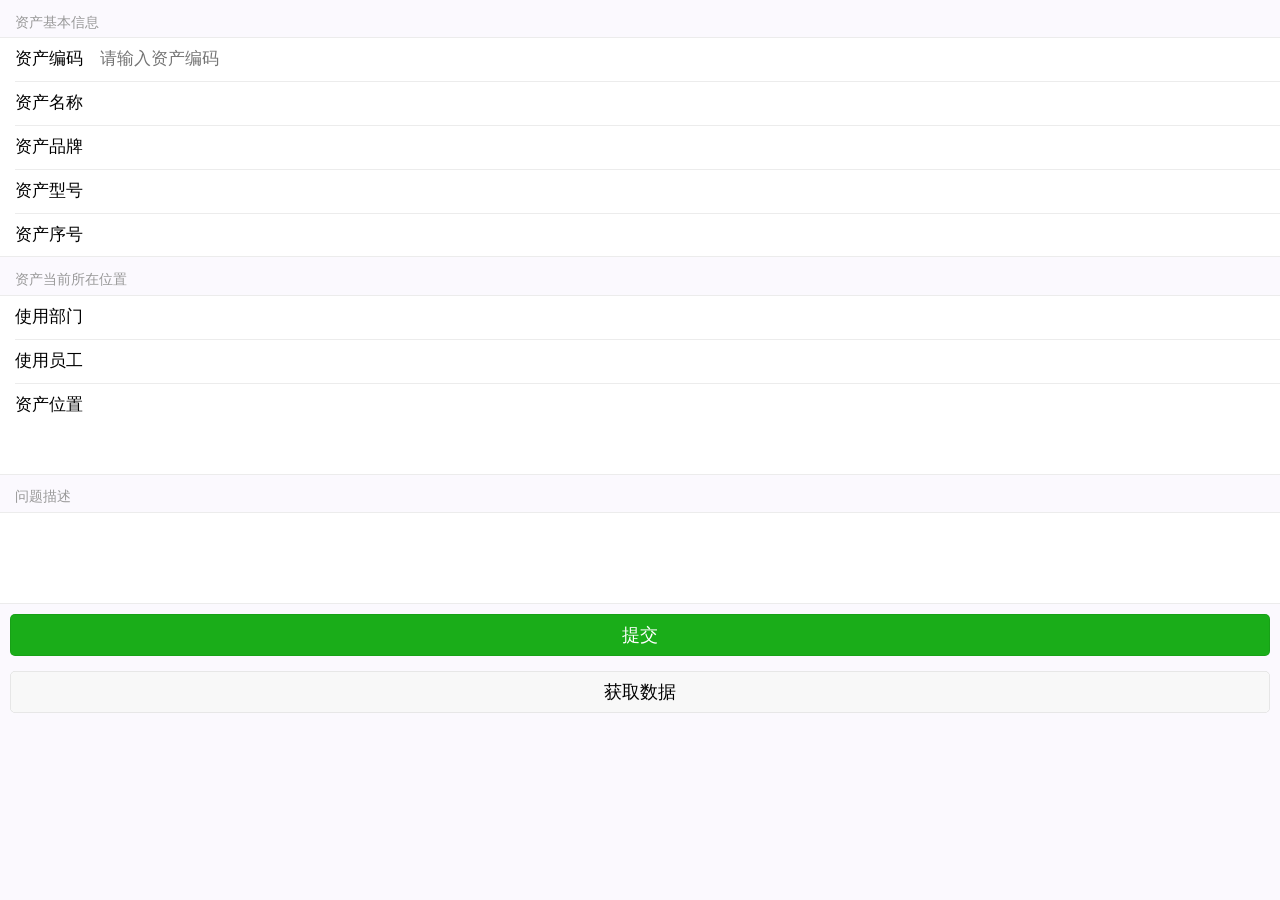
<file: Zodo.Assets.Website/wwwroot/html/index.html>
﻿<!DOCTYPE html><html><head><meta charset=utf-8><meta name=viewport content="width=device-width,initial-scale=1,user-scalable=0"><title>zodoassets</title><link href=static/css/app.1f363aa82e04bee6d7efb9870d18587e.css rel=stylesheet></head><body><div id=app-box></div><script type=text/javascript src=static/js/manifest.2ae2e69a05c33dfc65f8.js></script><script type=text/javascript src=static/js/vendor.7f34340d762cdab55f9a.js></script><script type=text/javascript src=static/js/app.73b9402e67470bfb4f81.js></script></body></html>
</file>
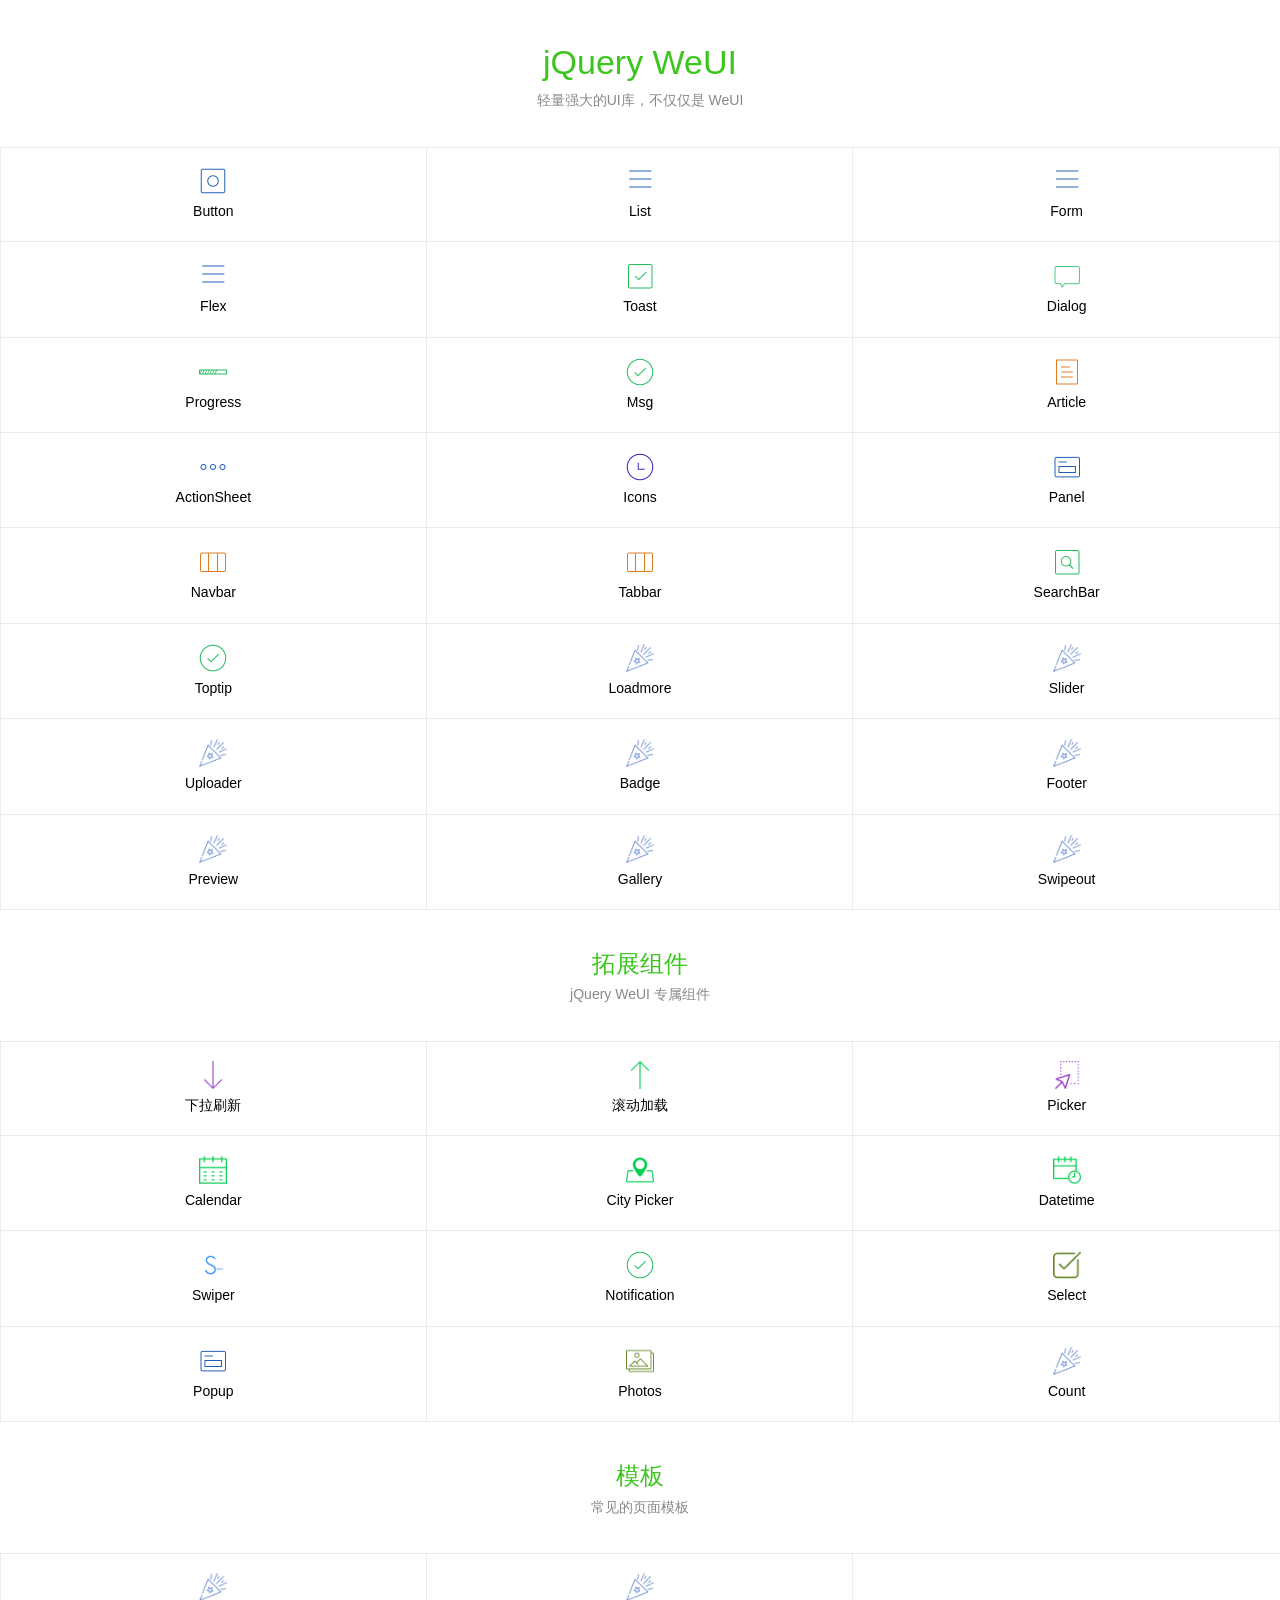
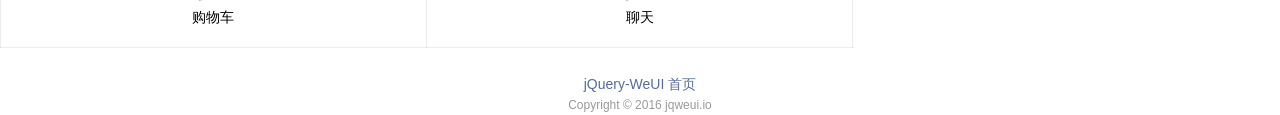
<file: Zodo.Assets.Website/wwwroot/lib/jquery-weui-build/dist/demos/index.html>
<!DOCTYPE html>
<html>
  <head>
    <title>jQuery WeUI</title>
    <meta charset="utf-8">
<meta http-equiv="X-UA-Compatible" content="IE=edge">
<meta name="viewport" content="width=device-width, initial-scale=1, user-scalable=no">

<meta name="description" content="Write an awesome description for your new site here. You can edit this line in _config.yml. It will appear in your document head meta (for Google search results) and in your feed.xml site description.
">

<link rel="stylesheet" href="../lib/weui.min.css">
<link rel="stylesheet" href="../css/jquery-weui.css">
<link rel="stylesheet" href="css/demos.css">

  </head>

  <body ontouchstart>

    <header class='demos-header'>
      <h1 class="demos-title">jQuery WeUI</h1>
      <p class='demos-sub-title'>轻量强大的UI库，不仅仅是 WeUI</p>
    </header>

    <div class="weui-grids">
      <a href="buttons.html" class="weui-grid js_grid">
        <div class="weui-grid__icon">
          <img src="images/icon_nav_button.png" alt="">
        </div>
        <p class="weui-grid__label">
          Button
        </p>
      </a>
      <a href="cell.html" class="weui-grid js_grid">
        <div class="weui-grid__icon">
          <img src="images/icon_nav_cell.png" alt="">
        </div>
        <p class="weui-grid__label">
          List
        </p>
      </a>
      <a href="form.html" class="weui-grid js_grid">
        <div class="weui-grid__icon">
          <img src="images/icon_nav_cell.png" alt="">
        </div>
        <p class="weui-grid__label">
          Form
        </p>
      </a>
      <a href="flex.html" class="weui-grid js_grid">
        <div class="weui-grid__icon">
          <img src="images/icon_nav_cell.png" alt="">
        </div>
        <p class="weui-grid__label">
          Flex
        </p>
      </a>
      <a href="toast.html" class="weui-grid js_grid">
        <div class="weui-grid__icon">
          <img src="images/icon_nav_toast.png" alt="">
        </div>
        <p class="weui-grid__label">
          Toast
        </p>
      </a>
      <a href="dialog.html" class="weui-grid js_grid">
        <div class="weui-grid__icon">
          <img src="images/icon_nav_dialog.png" alt="">
        </div>
        <p class="weui-grid__label">
          Dialog
        </p>
      </a>
      <a href="progress.html" class="weui-grid js_grid">
        <div class="weui-grid__icon">
          <img src="images/icon_nav_progress.png" alt="">
        </div>
        <p class="weui-grid__label">
          Progress
        </p>
      </a>
      <a href="msg.html" class="weui-grid js_grid">
        <div class="weui-grid__icon">
          <img src="images/icon_nav_msg.png" alt="">
        </div>
        <p class="weui-grid__label">
          Msg
        </p>
      </a>
      <a href="article.html" class="weui-grid js_grid">
        <div class="weui-grid__icon">
          <img src="images/icon_nav_article.png" alt="">
        </div>
        <p class="weui-grid__label">
          Article
        </p>
      </a>
      <a href="action-sheet.html" class="weui-grid js_grid">
        <div class="weui-grid__icon">
          <img src="images/icon_nav_actionSheet.png" alt="">
        </div>
        <p class="weui-grid__label">
          ActionSheet
        </p>
      </a>
      <a href="icons.html" class="weui-grid js_grid">
        <div class="weui-grid__icon">
          <img src="images/icon_nav_icons.png" alt="">
        </div>
        <p class="weui-grid__label">
          Icons
        </p>
      </a>
      <a href="panel.html" class="weui-grid js_grid">
        <div class="weui-grid__icon">
          <img src="images/icon_nav_panel.png" alt="">
        </div>
        <p class="weui-grid__label">
          Panel
        </p>
      </a>
      <a href="navbar.html" class="weui-grid js_grid">
        <div class="weui-grid__icon">
          <img src="images/icon_nav_tab.png" alt="">
        </div>
        <p class="weui-grid__label">
          Navbar
        </p>
      </a>
      <a href="tabbar.html" class="weui-grid js_grid">
        <div class="weui-grid__icon">
          <img src="images/icon_nav_tab.png" alt="">
        </div>
        <p class="weui-grid__label">
          Tabbar
        </p>
      </a>
      <a href="searchbar.html" class="weui-grid js_grid">
        <div class="weui-grid__icon">
          <img src="images/icon_nav_search_bar.png" alt="">
        </div>
        <p class="weui-grid__label">
          SearchBar
        </p>
      </a>
      <a href="toptip.html" class="weui-grid js_grid">
        <div class="weui-grid__icon">
          <img src="images/icon_nav_msg.png" alt="">
        </div>
        <p class="weui-grid__label">
          Toptip
        </p>
      </a>
      <a href="loadmore.html" class="weui-grid js_grid">
        <div class="weui-grid__icon">
          <img src="images/icon_nav_new.png" alt="">
        </div>
        <p class="weui-grid__label">
          Loadmore
        </p>
      </a>
      <a href="slider.html" class="weui-grid js_grid">
        <div class="weui-grid__icon">
          <img src="images/icon_nav_new.png" alt="">
        </div>
        <p class="weui-grid__label">
          Slider
        </p>
      </a>
      <a href="uploader.html" class="weui-grid js_grid">
        <div class="weui-grid__icon">
          <img src="images/icon_nav_new.png" alt="">
        </div>
        <p class="weui-grid__label">
          Uploader
        </p>
      </a>
      <a href="badge.html" class="weui-grid js_grid">
        <div class="weui-grid__icon">
          <img src="images/icon_nav_new.png" alt="">
        </div>
        <p class="weui-grid__label">
          Badge
        </p>
      </a>
      <a href="footer.html" class="weui-grid js_grid">
        <div class="weui-grid__icon">
          <img src="images/icon_nav_new.png" alt="">
        </div>
        <p class="weui-grid__label">
          Footer
        </p>
      </a>
      <a href="preview.html" class="weui-grid js_grid">
        <div class="weui-grid__icon">
          <img src="images/icon_nav_new.png" alt="">
        </div>
        <p class="weui-grid__label">
          Preview
        </p>
      </a>
      <a href="gallery.html" class="weui-grid js_grid">
        <div class="weui-grid__icon">
          <img src="images/icon_nav_new.png" alt="">
        </div>
        <p class="weui-grid__label">
          Gallery
        </p>
      </a>
      <a href="swipeout.html" class="weui-grid js_grid">
        <div class="weui-grid__icon">
          <img src="images/icon_nav_new.png" alt="">
        </div>
        <p class="weui-grid__label">
          Swipeout
        </p>
      </a>
    </div>

    <div class="demos-header">
      <h2 class='demos-second-title'>拓展组件</h2>
      <p class='demos-sub-title'>jQuery WeUI 专属组件</p>
    </div>

    <div class="weui-grids">
      <a href="ptr.html" class="weui-grid js_grid">
        <div class="weui-grid__icon">
          <img src="images/icon_nav_ptr.png" alt="">
        </div>
        <p class="weui-grid__label">
          下拉刷新
        </p>
      </a>
      <a href="infinite.html" class="weui-grid js_grid">
        <div class="weui-grid__icon">
          <img src="images/icon_nav_up.png" alt="">
        </div>
        <p class="weui-grid__label">
          滚动加载
        </p>
      </a>
      <a href="picker.html" class="weui-grid js_grid">
        <div class="weui-grid__icon">
          <img src="images/icon_nav_picker.png" alt="">
        </div>
        <p class="weui-grid__label">
          Picker
        </p>
      </a>
      <a href="calendar.html" class="weui-grid js_grid">
        <div class="weui-grid__icon">
          <img src="images/icon_nav_calendar.png" alt="">
        </div>
        <p class="weui-grid__label">
          Calendar
        </p>
      </a>
      <a href="city-picker.html" class="weui-grid js_grid">
        <div class="weui-grid__icon">
          <img src="images/icon_nav_city.png" alt="">
        </div>
        <p class="weui-grid__label">
          City Picker
        </p>
      </a>
      <a href="datetime-picker.html" class="weui-grid js_grid">
        <div class="weui-grid__icon">
          <img src="images/icon_nav_datetime.png" alt="">
        </div>
        <p class="weui-grid__label">
          Datetime
        </p>
      </a>
      <a href="swiper.html" class="weui-grid js_grid">
        <div class="weui-grid__icon">
          <img src="images/icon_nav_swiper.png" alt="">
        </div>
        <p class="weui-grid__label">
          Swiper
        </p>
      </a>
      <a href="noti.html" class="weui-grid js_grid">
        <div class="weui-grid__icon">
          <img src="images/icon_nav_msg.png" alt="">
        </div>
        <p class="weui-grid__label">
          Notification
        </p>
      </a>
      <a href="select.html" class="weui-grid js_grid">
        <div class="weui-grid__icon">
          <img src="images/icon_nav_select.png" alt="">
        </div>
        <p class="weui-grid__label">
          Select
        </p>
      </a>
      <a href="popup.html" class="weui-grid js_grid">
        <div class="weui-grid__icon">
          <img src="images/icon_nav_panel.png" alt="">
        </div>
        <p class="weui-grid__label">
          Popup
        </p>
      </a>
      <a href="photo-browser.html" class="weui-grid js_grid">
        <div class="weui-grid__icon">
          <img src="images/icon_nav_photo.png" alt="">
        </div>
        <p class="weui-grid__label">
          Photos
        </p>
      </a>
      <a href="count.html" class="weui-grid js_grid">
        <div class="weui-grid__icon">
          <img src="images/icon_nav_new.png" alt="">
        </div>
        <p class="weui-grid__label">
          Count
        </p>
      </a>
    </div>

    <div class="demos-header">
      <h2 class='demos-second-title'>模板</h2>
      <p class='demos-sub-title'>常见的页面模板</p>
    </div>

    <div class="weui-grids">
      <a href="tpl-shopping-cart.html" class="weui-grid js_grid">
        <div class="weui-grid__icon">
          <img src="images/icon_nav_new.png" alt="">
        </div>
        <p class="weui-grid__label">
          购物车
        </p>
      </a>
      <a href="tpl-chat.html" class="weui-grid js_grid">
        <div class="weui-grid__icon">
          <img src="images/icon_nav_new.png" alt="">
        </div>
        <p class="weui-grid__label">
          聊天
        </p>
      </a>
    </div>

    <div class="weui-footer">
      <p class="weui-footer__links">
        <a href="http://jqweui.com" class="weui-footer__link">jQuery-WeUI 首页</a>
      </p>
      <p class="weui-footer__text">Copyright © 2016 jqweui.io</p>
    </div>

    <style>
      .weui-footer {
        margin: 25px 0 10px 0;
      }
    </style>


    <script src="../lib/jquery-2.1.4.js"></script>
<script src="../lib/fastclick.js"></script>
<script>
  $(function() {
    FastClick.attach(document.body);
  });
</script>
<script src="../js/jquery-weui.js"></script>

  </body>

</html>
</file>
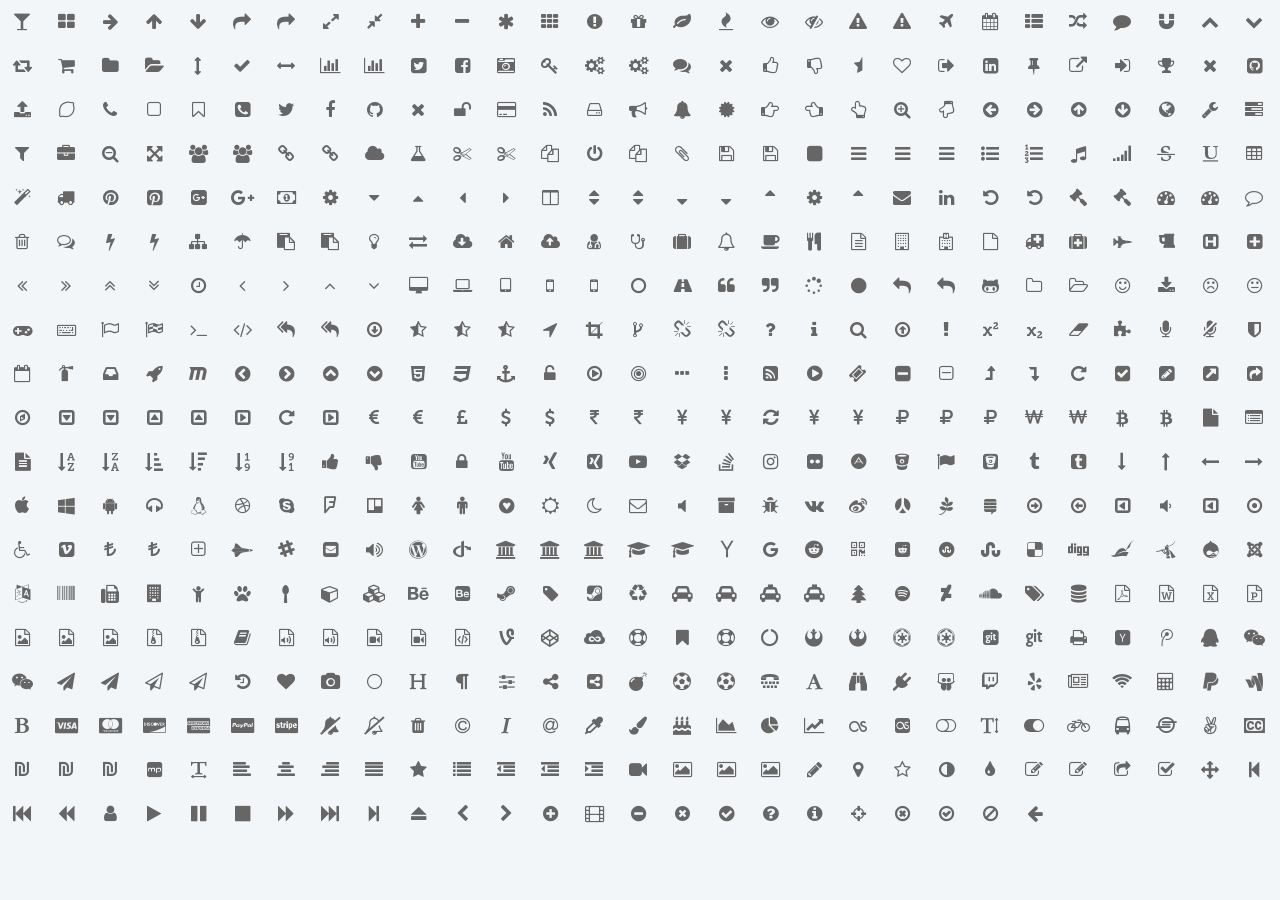
<file: Zodo.Assets.Website/wwwroot/html/iconSelector.html>
﻿<!DOCTYPE html>
<html lang="en">
<head>
    <meta charset="UTF-8">
    <title>Title</title>
    <link rel="stylesheet" href="../css/myui.css">
    <link rel="stylesheet" href="../css/font-awesome.min.css">
    <style>
        .icon-list-holder {
            
        }
            .icon-list-holder span {
                display: inline-block;
                width: 36px;
                height: 36px;
                text-align:center;
                margin: 4px;
            }
            .icon-list-holder span i {
                font-size: 18px;
                line-height: 36px;
                color: #666;
            }
                .icon-list-holder span:hover {
                    box-shadow: 0 0 2px #999;
                }
    </style>
</head>
<body>
    <div class="myui-pop-select">
        <div class="icon-list-holder" id="holder">
            
        </div>
    </div>
    <script src="../lib/jquery/jquery.min.js"></script>
    <script>
        var height = $(window).height() - 90;
        var icons = ["fa-glass", "fa-th-large", "fa-arrow-right", "fa-arrow-up", "fa-arrow-down", "fa-mail-forward", "fa-share", "fa-expand", "fa-compress", "fa-plus", "fa-minus", "fa-asterisk", "fa-th", "fa-exclamation-circle", "fa-gift", "fa-leaf", "fa-fire", "fa-eye", "fa-eye-slash", "fa-warning", "fa-exclamation-triangle", "fa-plane", "fa-calendar", "fa-th-list", "fa-random", "fa-comment", "fa-magnet", "fa-chevron-up", "fa-chevron-down", "fa-retweet", "fa-shopping-cart", "fa-folder", "fa-folder-open", "fa-arrows-v", "fa-check", "fa-arrows-h", "fa-bar-chart-o", "fa-bar-chart", "fa-twitter-square", "fa-facebook-square", "fa-camera-retro", "fa-key", "fa-gears", "fa-cogs", "fa-comments", "fa-remove", "fa-thumbs-o-up", "fa-thumbs-o-down", "fa-star-half", "fa-heart-o", "fa-sign-out", "fa-linkedin-square", "fa-thumb-tack", "fa-external-link", "fa-sign-in", "fa-trophy", "fa-close", "fa-github-square", "fa-upload", "fa-lemon-o", "fa-phone", "fa-square-o", "fa-bookmark-o", "fa-phone-square", "fa-twitter", "fa-facebook", "fa-github", "fa-times", "fa-unlock", "fa-credit-card", "fa-rss", "fa-hdd-o", "fa-bullhorn", "fa-bell", "fa-certificate", "fa-hand-o-right", "fa-hand-o-left", "fa-hand-o-up", "fa-search-plus", "fa-hand-o-down", "fa-arrow-circle-left", "fa-arrow-circle-right", "fa-arrow-circle-up", "fa-arrow-circle-down", "fa-globe", "fa-wrench", "fa-tasks", "fa-filter", "fa-briefcase", "fa-search-minus", "fa-arrows-alt", "fa-group", "fa-users", "fa-chain", "fa-link", "fa-cloud", "fa-flask", "fa-cut", "fa-scissors", "fa-copy", "fa-power-off", "fa-files-o", "fa-paperclip", "fa-save", "fa-floppy-o", "fa-square", "fa-navicon", "fa-reorder", "fa-bars", "fa-list-ul", "fa-list-ol", "fa-music", "fa-signal", "fa-strikethrough", "fa-underline", "fa-table", "fa-magic", "fa-truck", "fa-pinterest", "fa-pinterest-square", "fa-google-plus-square", "fa-google-plus", "fa-money", "fa-gear", "fa-caret-down", "fa-caret-up", "fa-caret-left", "fa-caret-right", "fa-columns", "fa-unsorted", "fa-sort", "fa-sort-down", "fa-sort-desc", "fa-sort-up", "fa-cog", "fa-sort-asc", "fa-envelope", "fa-linkedin", "fa-rotate-left", "fa-undo", "fa-legal", "fa-gavel", "fa-dashboard", "fa-tachometer", "fa-comment-o", "fa-trash-o", "fa-comments-o", "fa-flash", "fa-bolt", "fa-sitemap", "fa-umbrella", "fa-paste", "fa-clipboard", "fa-lightbulb-o", "fa-exchange", "fa-cloud-download", "fa-home", "fa-cloud-upload", "fa-user-md", "fa-stethoscope", "fa-suitcase", "fa-bell-o", "fa-coffee", "fa-cutlery", "fa-file-text-o", "fa-building-o", "fa-hospital-o", "fa-file-o", "fa-ambulance", "fa-medkit", "fa-fighter-jet", "fa-beer", "fa-h-square", "fa-plus-square", "fa-angle-double-left", "fa-angle-double-right", "fa-angle-double-up", "fa-angle-double-down", "fa-clock-o", "fa-angle-left", "fa-angle-right", "fa-angle-up", "fa-angle-down", "fa-desktop", "fa-laptop", "fa-tablet", "fa-mobile-phone", "fa-mobile", "fa-circle-o", "fa-road", "fa-quote-left", "fa-quote-right", "fa-spinner", "fa-circle", "fa-mail-reply", "fa-reply", "fa-github-alt", "fa-folder-o", "fa-folder-open-o", "fa-smile-o", "fa-download", "fa-frown-o", "fa-meh-o", "fa-gamepad", "fa-keyboard-o", "fa-flag-o", "fa-flag-checkered", "fa-terminal", "fa-code", "fa-mail-reply-all", "fa-reply-all", "fa-arrow-circle-o-down", "fa-star-half-empty", "fa-star-half-full", "fa-star-half-o", "fa-location-arrow", "fa-crop", "fa-code-fork", "fa-unlink", "fa-chain-broken", "fa-question", "fa-info", "fa-search", "fa-arrow-circle-o-up", "fa-exclamation", "fa-superscript", "fa-subscript", "fa-eraser", "fa-puzzle-piece", "fa-microphone", "fa-microphone-slash", "fa-shield", "fa-calendar-o", "fa-fire-extinguisher", "fa-inbox", "fa-rocket", "fa-maxcdn", "fa-chevron-circle-left", "fa-chevron-circle-right", "fa-chevron-circle-up", "fa-chevron-circle-down", "fa-html5", "fa-css3", "fa-anchor", "fa-unlock-alt", "fa-play-circle-o", "fa-bullseye", "fa-ellipsis-h", "fa-ellipsis-v", "fa-rss-square", "fa-play-circle", "fa-ticket", "fa-minus-square", "fa-minus-square-o", "fa-level-up", "fa-level-down", "fa-rotate-right", "fa-check-square", "fa-pencil-square", "fa-external-link-square", "fa-share-square", "fa-compass", "fa-toggle-down", "fa-caret-square-o-down", "fa-toggle-up", "fa-caret-square-o-up", "fa-toggle-right", "fa-repeat", "fa-caret-square-o-right", "fa-euro", "fa-eur", "fa-gbp", "fa-dollar", "fa-usd", "fa-rupee", "fa-inr", "fa-cny", "fa-rmb", "fa-refresh", "fa-yen", "fa-jpy", "fa-ruble", "fa-rouble", "fa-rub", "fa-won", "fa-krw", "fa-bitcoin", "fa-btc", "fa-file", "fa-list-alt", "fa-file-text", "fa-sort-alpha-asc", "fa-sort-alpha-desc", "fa-sort-amount-asc", "fa-sort-amount-desc", "fa-sort-numeric-asc", "fa-sort-numeric-desc", "fa-thumbs-up", "fa-thumbs-down", "fa-youtube-square", "fa-lock", "fa-youtube", "fa-xing", "fa-xing-square", "fa-youtube-play", "fa-dropbox", "fa-stack-overflow", "fa-instagram", "fa-flickr", "fa-adn", "fa-bitbucket", "fa-flag", "fa-bitbucket-square", "fa-tumblr", "fa-tumblr-square", "fa-long-arrow-down", "fa-long-arrow-up", "fa-long-arrow-left", "fa-long-arrow-right", "fa-apple", "fa-windows", "fa-android", "fa-headphones", "fa-linux", "fa-dribbble", "fa-skype", "fa-foursquare", "fa-trello", "fa-female", "fa-male", "fa-gittip", "fa-sun-o", "fa-moon-o", "fa-envelope-o", "fa-volume-off", "fa-archive", "fa-bug", "fa-vk", "fa-weibo", "fa-renren", "fa-pagelines", "fa-stack-exchange", "fa-arrow-circle-o-right", "fa-arrow-circle-o-left", "fa-toggle-left", "fa-volume-down", "fa-caret-square-o-left", "fa-dot-circle-o", "fa-wheelchair", "fa-vimeo-square", "fa-turkish-lira", "fa-try", "fa-plus-square-o", "fa-space-shuttle", "fa-slack", "fa-envelope-square", "fa-volume-up", "fa-wordpress", "fa-openid", "fa-institution", "fa-bank", "fa-university", "fa-mortar-board", "fa-graduation-cap", "fa-yahoo", "fa-google", "fa-reddit", "fa-qrcode", "fa-reddit-square", "fa-stumbleupon-circle", "fa-stumbleupon", "fa-delicious", "fa-digg", "fa-pied-piper", "fa-pied-piper-alt", "fa-drupal", "fa-joomla", "fa-language", "fa-barcode", "fa-fax", "fa-building", "fa-child", "fa-paw", "fa-spoon", "fa-cube", "fa-cubes", "fa-behance", "fa-behance-square", "fa-steam", "fa-tag", "fa-steam-square", "fa-recycle", "fa-automobile", "fa-car", "fa-cab", "fa-taxi", "fa-tree", "fa-spotify", "fa-deviantart", "fa-soundcloud", "fa-tags", "fa-database", "fa-file-pdf-o", "fa-file-word-o", "fa-file-excel-o", "fa-file-powerpoint-o", "fa-file-photo-o", "fa-file-picture-o", "fa-file-image-o", "fa-file-zip-o", "fa-file-archive-o", "fa-book", "fa-file-sound-o", "fa-file-audio-o", "fa-file-movie-o", "fa-file-video-o", "fa-file-code-o", "fa-vine", "fa-codepen", "fa-jsfiddle", "fa-life-bouy", "fa-bookmark", "fa-life-ring", "fa-circle-o-notch", "fa-ra", "fa-rebel", "fa-ge", "fa-empire", "fa-git-square", "fa-git", "fa-print", "fa-hacker-news", "fa-tencent-weibo", "fa-qq", "fa-wechat", "fa-weixin", "fa-send", "fa-paper-plane", "fa-send-o", "fa-paper-plane-o", "fa-history", "fa-heart", "fa-camera", "fa-circle-thin", "fa-header", "fa-paragraph", "fa-sliders", "fa-share-alt", "fa-share-alt-square", "fa-bomb", "fa-soccer-ball-o", "fa-futbol-o", "fa-tty", "fa-font", "fa-binoculars", "fa-plug", "fa-slideshare", "fa-twitch", "fa-yelp", "fa-newspaper-o", "fa-wifi", "fa-calculator", "fa-paypal", "fa-google-wallet", "fa-bold", "fa-cc-visa", "fa-cc-mastercard", "fa-cc-discover", "fa-cc-amex", "fa-cc-paypal", "fa-cc-stripe", "fa-bell-slash", "fa-bell-slash-o", "fa-trash", "fa-copyright", "fa-italic", "fa-at", "fa-eyedropper", "fa-paint-brush", "fa-birthday-cake", "fa-area-chart", "fa-pie-chart", "fa-line-chart", "fa-lastfm", "fa-lastfm-square", "fa-toggle-off", "fa-text-height", "fa-toggle-on", "fa-bicycle", "fa-bus", "fa-ioxhost", "fa-angellist", "fa-cc", "fa-shekel", "fa-sheqel", "fa-ils", "fa-meanpath", "fa-text-width", "fa-align-left", "fa-align-center", "fa-align-right", "fa-align-justify", "fa-star", "fa-list", "fa-dedent", "fa-outdent", "fa-indent", "fa-video-camera", "fa-photo", "fa-image", "fa-picture-o", "fa-pencil", "fa-map-marker", "fa-star-o", "fa-adjust", "fa-tint", "fa-edit", "fa-pencil-square-o", "fa-share-square-o", "fa-check-square-o", "fa-arrows", "fa-step-backward", "fa-fast-backward", "fa-backward", "fa-user", "fa-play", "fa-pause", "fa-stop", "fa-forward", "fa-fast-forward", "fa-step-forward", "fa-eject", "fa-chevron-left", "fa-chevron-right", "fa-plus-circle", "fa-film", "fa-minus-circle", "fa-times-circle", "fa-check-circle", "fa-question-circle", "fa-info-circle", "fa-crosshairs", "fa-times-circle-o", "fa-check-circle-o", "fa-ban", "fa-arrow-left"];

        $(function () {
            var html = "";
            for (var i = 0; i < icons.length; i++) {
                html += "<span data-val='" + icons[i] + "'><i class='fa " + icons[i] + "'></i></span>";
            }
            $("#holder").html(html);

            $("#holder").on("dblclick", "span", function () {
                parent.onIconSelect($(this).data("val"));
            });
        });
    </script>
</body>
</html>
</file>
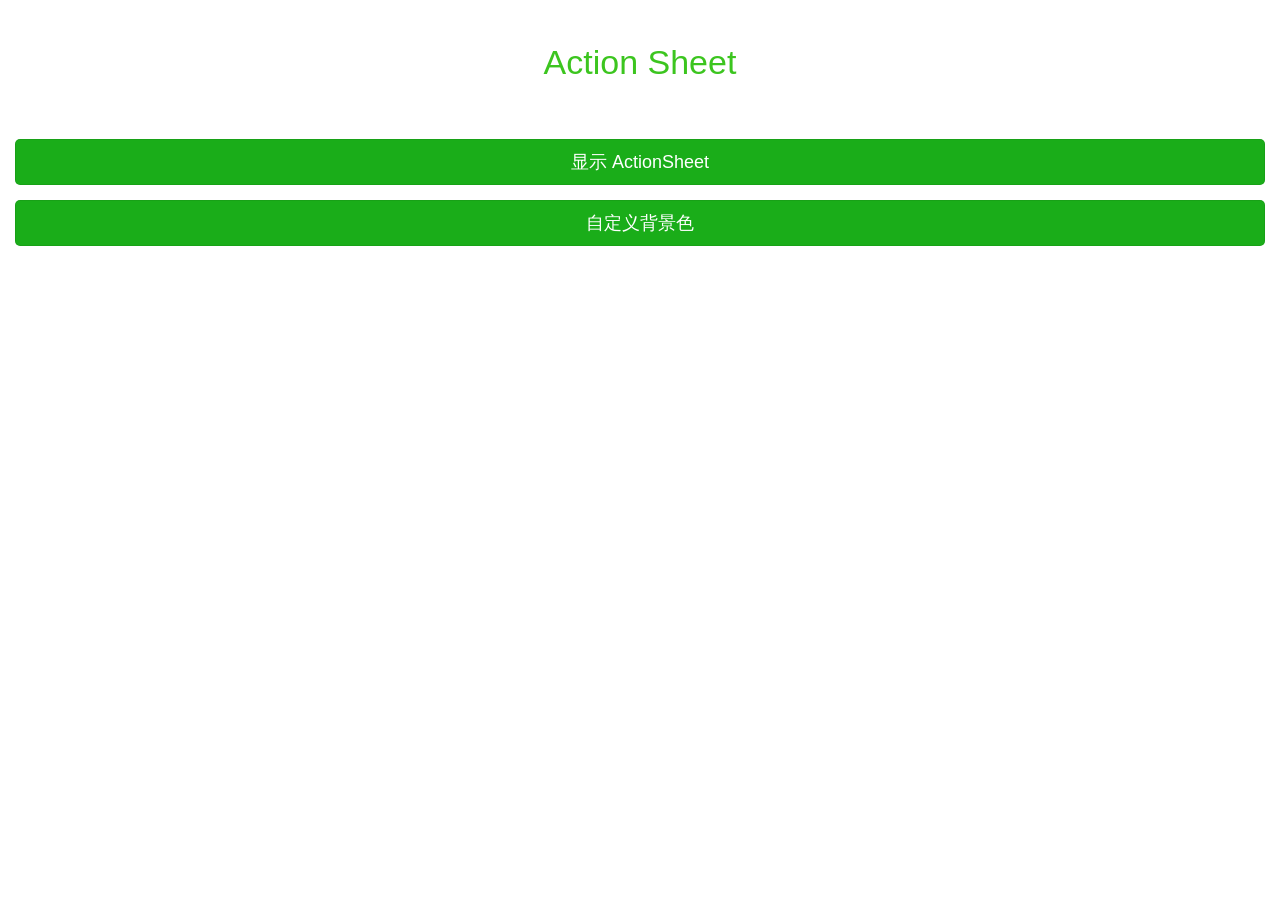
<file: Zodo.Assets.Website/wwwroot/lib/jquery-weui-build/dist/demos/action-sheet.html>
<!DOCTYPE html>
<html>
  <head>
    <title>jQuery WeUI</title>
    <meta charset="utf-8">
<meta http-equiv="X-UA-Compatible" content="IE=edge">
<meta name="viewport" content="width=device-width, initial-scale=1, user-scalable=no">

<meta name="description" content="Write an awesome description for your new site here. You can edit this line in _config.yml. It will appear in your document head meta (for Google search results) and in your feed.xml site description.
">

<link rel="stylesheet" href="../lib/weui.min.css">
<link rel="stylesheet" href="../css/jquery-weui.css">
<link rel="stylesheet" href="css/demos.css">

  </head>

  <body ontouchstart>


    <header class='demos-header'>
      <h1 class="demos-title">Action Sheet</h1>
    </header>

    <div class='demos-content-padded'>
      <a href="javascript:;" id='show-actions' class="weui-btn weui-btn_primary">显示 ActionSheet</a>
      <a href="javascript:;" id='show-actions-bg' class="weui-btn weui-btn_primary">自定义背景色</a>
    </div>
    <script src="../lib/jquery-2.1.4.js"></script>
<script src="../lib/fastclick.js"></script>
<script>
  $(function() {
    FastClick.attach(document.body);
  });
</script>
<script src="../js/jquery-weui.js"></script>

    <script>
      $(document).on("click", "#show-actions", function() {
        $.actions({
          title: "选择操作",
          onClose: function() {
            console.log("close");
          },
          actions: [
            {
              text: "发布",
              className: "color-primary",
              onClick: function() {
                $.alert("发布成功");
              }
            },
            {
              text: "编辑",
              className: "color-warning",
              onClick: function() {
                $.alert("你选择了“编辑”");
              }
            },
            {
              text: "删除",
              className: 'color-danger',
              onClick: function() {
                $.alert("你选择了“删除”");
              }
            }
          ]
        });
      });

      $(document).on("click", "#show-actions-bg", function() {
        $.actions({
          actions: [
            {
              text: "发布",
              className: "bg-primary",
            },
            {
              text: "编辑",
              className: "bg-warning",
            },
            {
              text: "删除",
              className: 'bg-danger',
            }
          ]
        });
      });
    </script>
  </body>
</html>
</file>
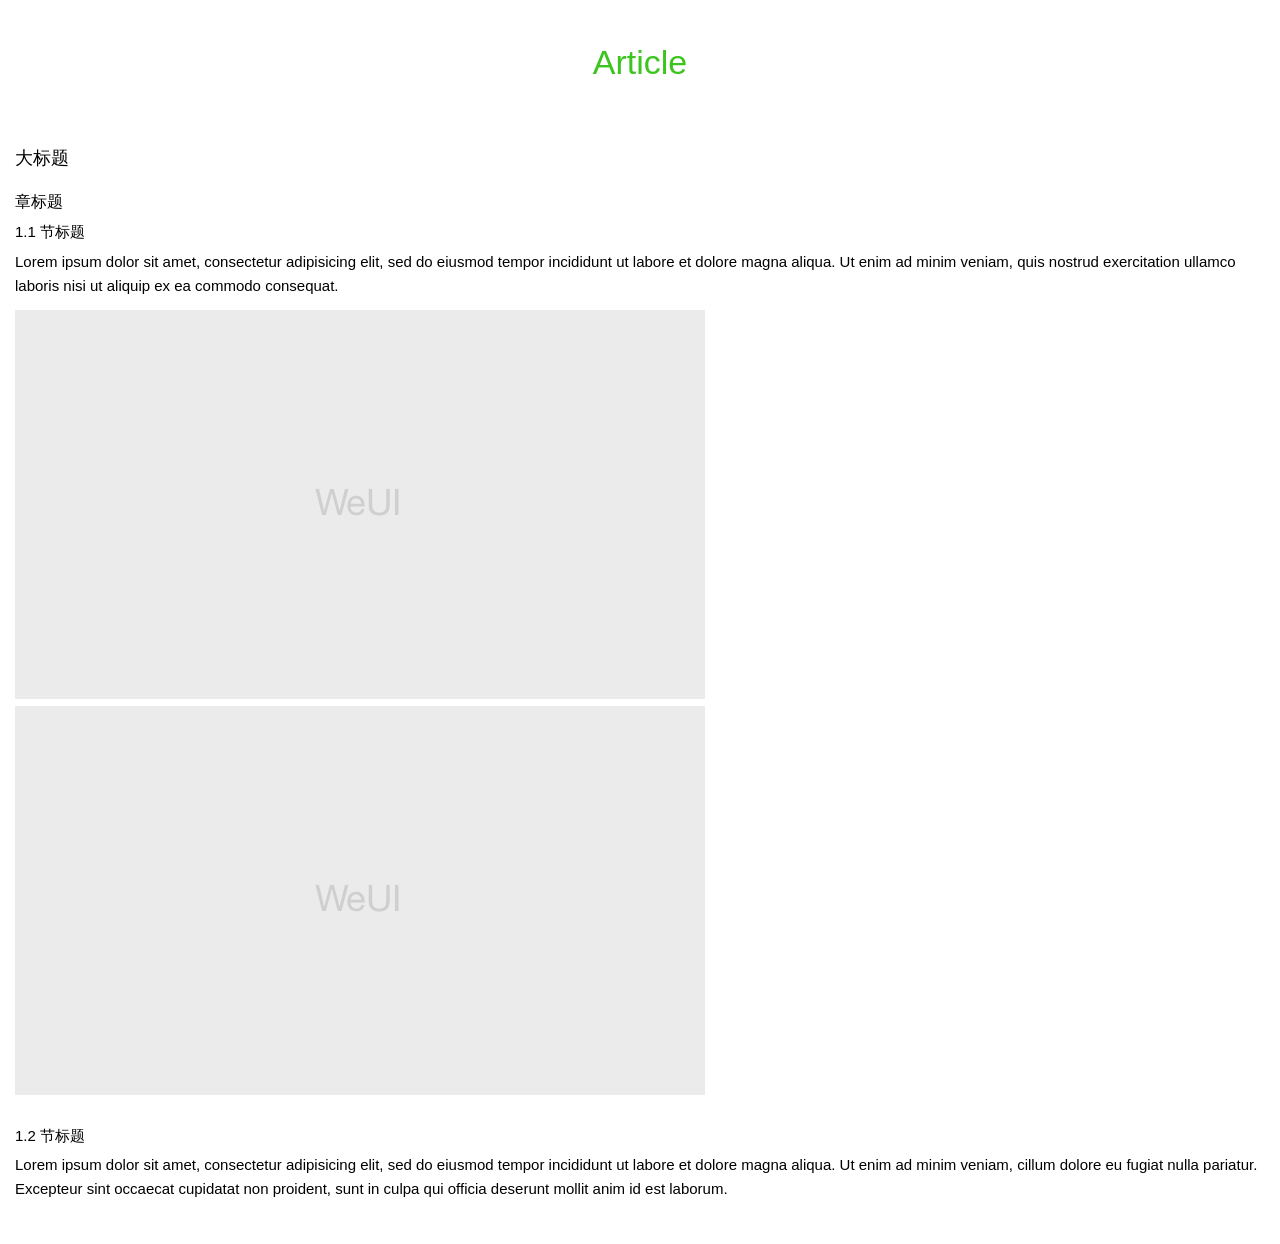
<file: Zodo.Assets.Website/wwwroot/lib/jquery-weui-build/dist/demos/article.html>
<!DOCTYPE html>
<html>
  <head>
    <title>jQuery WeUI</title>
    <meta charset="utf-8">
<meta http-equiv="X-UA-Compatible" content="IE=edge">
<meta name="viewport" content="width=device-width, initial-scale=1, user-scalable=no">

<meta name="description" content="Write an awesome description for your new site here. You can edit this line in _config.yml. It will appear in your document head meta (for Google search results) and in your feed.xml site description.
">

<link rel="stylesheet" href="../lib/weui.min.css">
<link rel="stylesheet" href="../css/jquery-weui.css">
<link rel="stylesheet" href="css/demos.css">

  </head>

  <body ontouchstart>

    <header class='demos-header'>
      <h1 class="demos-title">Article</h1>
    </header>
    <article class="weui-article">
      <h1>大标题</h1>
      <section>
        <h2 class="title">章标题</h2>
        <section>
          <h3>1.1 节标题</h3>
          <p>
            Lorem ipsum dolor sit amet, consectetur adipisicing elit, sed do eiusmod
            tempor incididunt ut labore et dolore magna aliqua. Ut enim ad minim veniam,
            quis nostrud exercitation ullamco laboris nisi ut aliquip ex ea commodo
            consequat.
          </p>
          <p>
            <img src="./images/pic_article.png" alt="">
            <img src="./images/pic_article.png" alt="">
          </p>
        </section>
        <section>
          <h3>1.2 节标题</h3>
          <p>
            Lorem ipsum dolor sit amet, consectetur adipisicing elit, sed do eiusmod
            tempor incididunt ut labore et dolore magna aliqua. Ut enim ad minim veniam,
            cillum dolore eu fugiat nulla pariatur. Excepteur sint occaecat cupidatat non
            proident, sunt in culpa qui officia deserunt mollit anim id est laborum.
          </p>
        </section>
      </section>
    </article>

    <script src="../lib/jquery-2.1.4.js"></script>
<script src="../lib/fastclick.js"></script>
<script>
  $(function() {
    FastClick.attach(document.body);
  });
</script>
<script src="../js/jquery-weui.js"></script>

  </body>
</html>
</file>
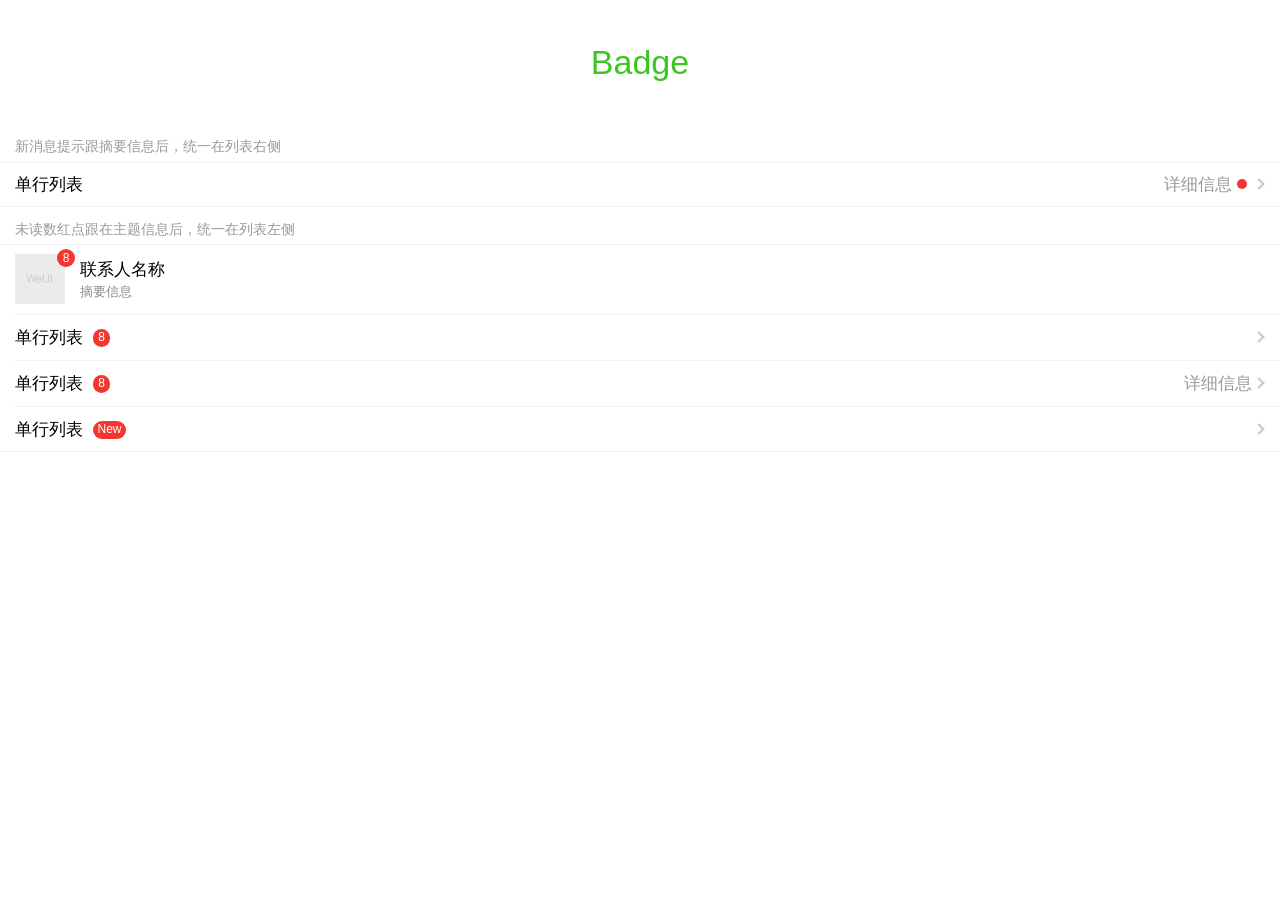
<file: Zodo.Assets.Website/wwwroot/lib/jquery-weui-build/dist/demos/badge.html>
<!DOCTYPE html>
<html>
  <head>
    <title>jQuery WeUI</title>
    <meta charset="utf-8">
<meta http-equiv="X-UA-Compatible" content="IE=edge">
<meta name="viewport" content="width=device-width, initial-scale=1, user-scalable=no">

<meta name="description" content="Write an awesome description for your new site here. You can edit this line in _config.yml. It will appear in your document head meta (for Google search results) and in your feed.xml site description.
">

<link rel="stylesheet" href="../lib/weui.min.css">
<link rel="stylesheet" href="../css/jquery-weui.css">
<link rel="stylesheet" href="css/demos.css">

  </head>

  <body ontouchstart>


    <header class='demos-header'>
      <h1 class="demos-title">Badge</h1>
    </header>

    <div class="weui-cells__title">新消息提示跟摘要信息后，统一在列表右侧</div>
    <div class="weui-cells">
      <div class="weui-cell weui-cell_access">
        <div class="weui-cell__bd">单行列表</div>
        <div class="weui-cell__ft" style="font-size: 0">
          <span style="vertical-align:middle; font-size: 17px;">详细信息</span>
          <span class="weui-badge weui-badge_dot" style="margin-left: 5px;margin-right: 5px;"></span>
        </div>
      </div>
    </div>

    <div class="weui-cells__title">未读数红点跟在主题信息后，统一在列表左侧</div>
    <div class="weui-cells">
      <div class="weui-cell">
        <div class="weui-cell__hd" style="position: relative;margin-right: 10px;">
          <img src="images/pic_160.png" style="width: 50px;display: block">
          <span class="weui-badge" style="position: absolute;top: -.4em;right: -.4em;">8</span>
        </div>
        <div class="weui-cell__bd">
          <p>联系人名称</p>
          <p style="font-size: 13px;color: #888888;">摘要信息</p>
        </div>
      </div>
      <div class="weui-cell weui-cell_access">
        <div class="weui-cell__bd">
          <span style="vertical-align: middle">单行列表</span>
          <span class="weui-badge" style="margin-left: 5px;">8</span>
        </div>
        <div class="weui-cell__ft"></div>
      </div>
      <div class="weui-cell weui-cell_access">
        <div class="weui-cell__bd">
          <span style="vertical-align: middle">单行列表</span>
          <span class="weui-badge" style="margin-left: 5px;">8</span>
        </div>
        <div class="weui-cell__ft">详细信息</div>
      </div>
      <div class="weui-cell weui-cell_access">
        <div class="weui-cell__bd">
          <span style="vertical-align: middle">单行列表</span>
          <span class="weui-badge" style="margin-left: 5px;">New</span>
        </div>
        <div class="weui-cell__ft"></div>
      </div>
    </div>
    <script src="../lib/jquery-2.1.4.js"></script>
<script src="../lib/fastclick.js"></script>
<script>
  $(function() {
    FastClick.attach(document.body);
  });
</script>
<script src="../js/jquery-weui.js"></script>

  </body>
</html>
</file>
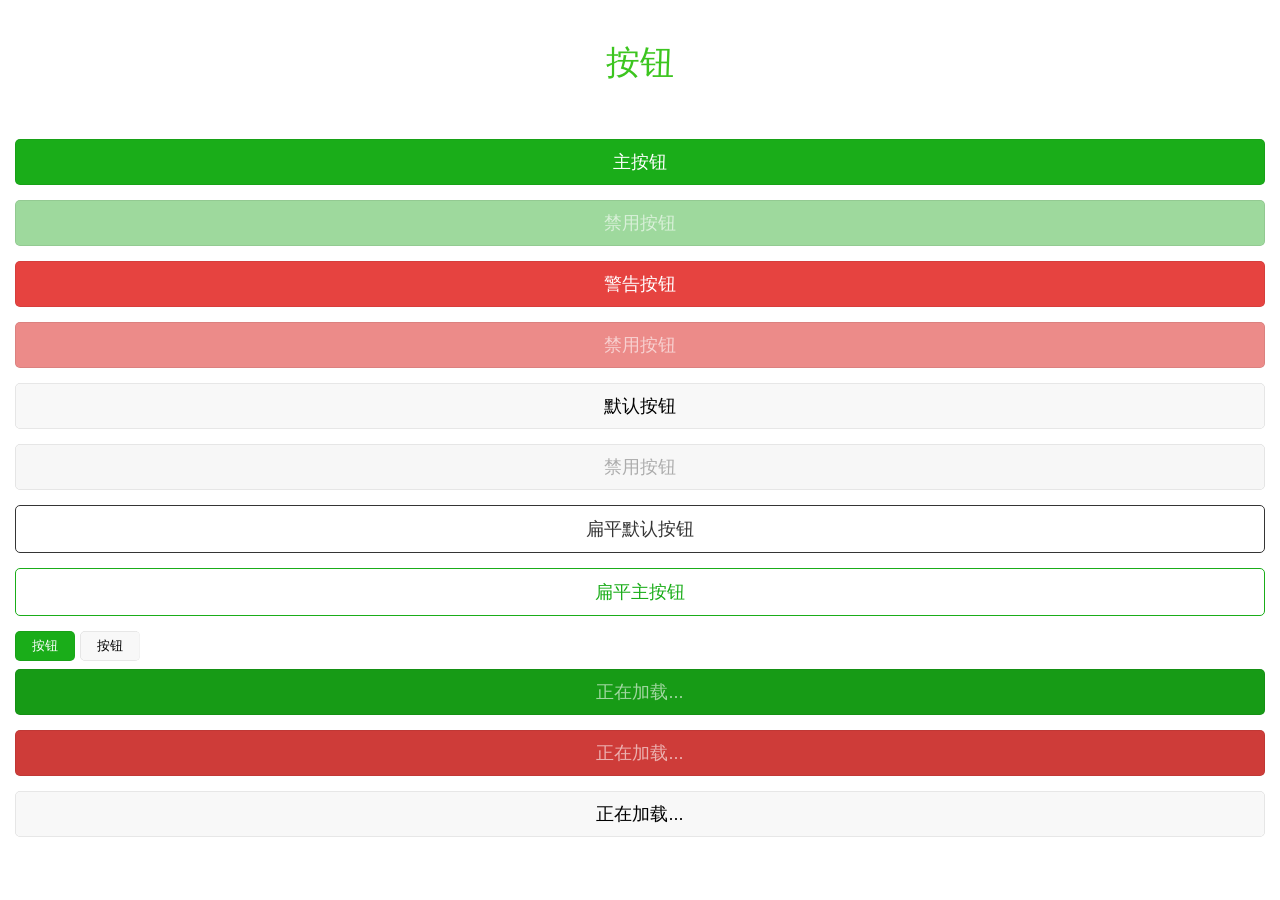
<file: Zodo.Assets.Website/wwwroot/lib/jquery-weui-build/dist/demos/buttons.html>
<!DOCTYPE html>
<html>
  <head>
    <title>jQuery WeUI</title>
    <meta charset="utf-8">
<meta http-equiv="X-UA-Compatible" content="IE=edge">
<meta name="viewport" content="width=device-width, initial-scale=1, user-scalable=no">

<meta name="description" content="Write an awesome description for your new site here. You can edit this line in _config.yml. It will appear in your document head meta (for Google search results) and in your feed.xml site description.
">

<link rel="stylesheet" href="../lib/weui.min.css">
<link rel="stylesheet" href="../css/jquery-weui.css">
<link rel="stylesheet" href="css/demos.css">

  </head>

  <body ontouchstart>


    <header class='demos-header'>
      <h1 class="demos-title">按钮</h1>
    </header>

    <div class='demos-content-padded'>
      <a href="javascript:;" class="weui-btn weui-btn_primary">主按钮</a>
      <a href="javascript:;" class="weui-btn weui-btn_disabled weui-btn_primary">禁用按钮</a>
      <a href="javascript:;" class="weui-btn weui-btn_warn">警告按钮</a>
      <a href="javascript:;" class="weui-btn weui-btn_disabled weui-btn_warn">禁用按钮</a>
      <a href="javascript:;" class="weui-btn weui-btn_default">默认按钮</a>
      <a href="javascript:;" class="weui-btn weui-btn_disabled weui-btn_default">禁用按钮</a>
      <a href="javascript:;" class="weui-btn weui-btn_plain-default">扁平默认按钮</a>
      <a href="javascript:;" class="weui-btn weui-btn_plain-primary">扁平主按钮</a>

      <div class="button_sp_area">
        <a href="javascript:;" class="weui-btn weui-btn_mini weui-btn_primary">按钮</a>
        <a href="javascript:;" class="weui-btn weui-btn_mini weui-btn_default">按钮</a>
      </div>

      <p>
        <a href="javascript:;" class="weui-btn weui-btn_primary weui-btn_loading">正在加载...</a>
        <a href="javascript:;" class="weui-btn weui-btn_warn weui-btn_loading">正在加载...</a>
        <a href="javascript:;" class="weui-btn weui-btn_default weui-btn_loading">正在加载...</a>
      </p>
    </div>
    <script src="../lib/jquery-2.1.4.js"></script>
<script src="../lib/fastclick.js"></script>
<script>
  $(function() {
    FastClick.attach(document.body);
  });
</script>
<script src="../js/jquery-weui.js"></script>

  </body>
</html>
</file>
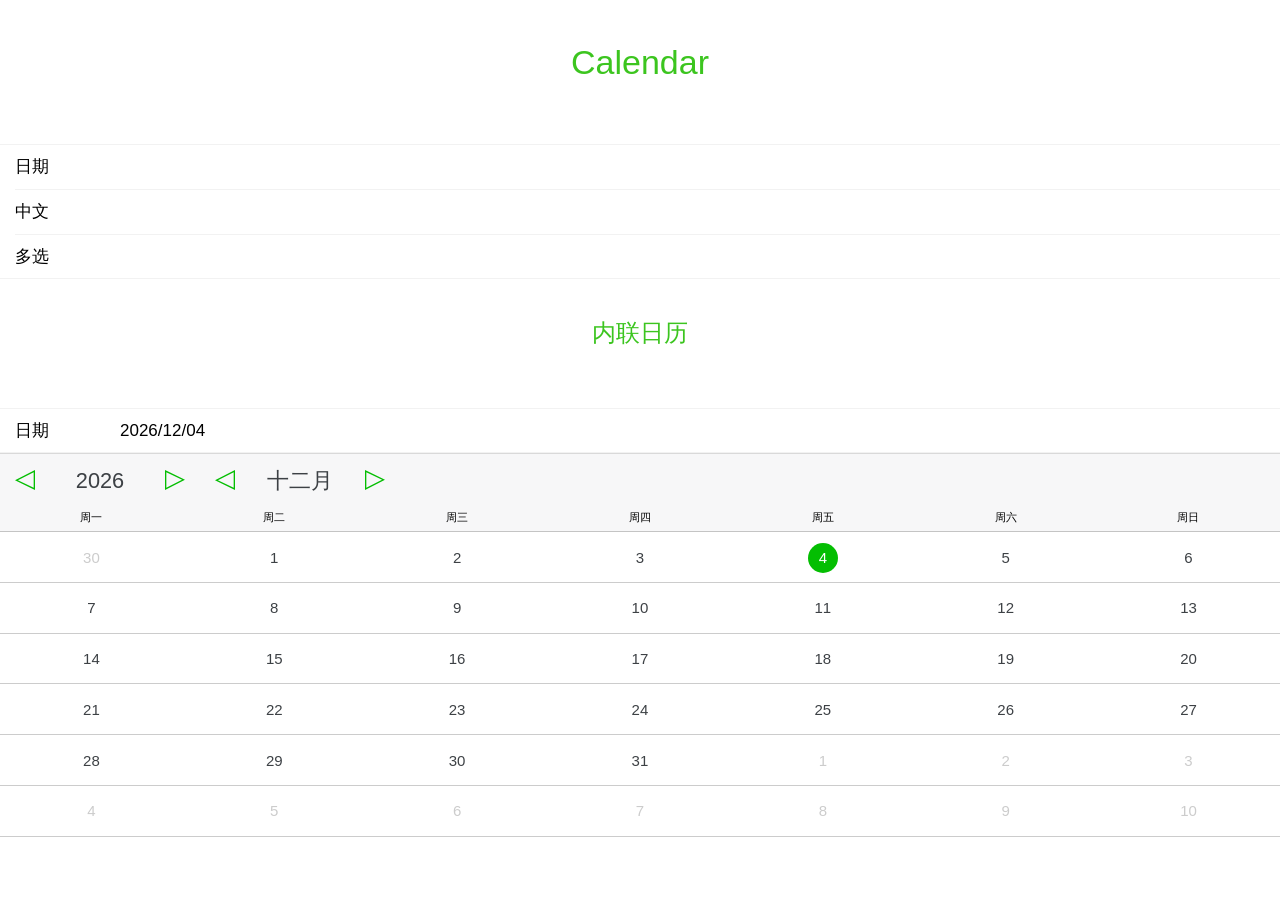
<file: Zodo.Assets.Website/wwwroot/lib/jquery-weui-build/dist/demos/calendar.html>
<!DOCTYPE html>
<html>
  <head>
    <title>jQuery WeUI</title>
    <meta charset="utf-8">
<meta http-equiv="X-UA-Compatible" content="IE=edge">
<meta name="viewport" content="width=device-width, initial-scale=1, user-scalable=no">

<meta name="description" content="Write an awesome description for your new site here. You can edit this line in _config.yml. It will appear in your document head meta (for Google search results) and in your feed.xml site description.
">

<link rel="stylesheet" href="../lib/weui.min.css">
<link rel="stylesheet" href="../css/jquery-weui.css">
<link rel="stylesheet" href="css/demos.css">

  </head>

  <body ontouchstart>


    <header class='demos-header'>
      <h1 class="demos-title">Calendar</h1>
    </header>

    
    <div class="weui-cells weui-cells_form">
      <div class="weui-cell">
        <div class="weui-cell__hd"><label for="date" class="weui-label">日期</label></div>
        <div class="weui-cell__bd">
          <input class="weui-input" id="date" type="text">
        </div>
      </div>
      <div class="weui-cell">
        <div class="weui-cell__hd"><label for="date2" class="weui-label">中文</label></div>
        <div class="weui-cell__bd">
          <input class="weui-input" id="date2" type="text" value="">
        </div>
      </div>
      <div class="weui-cell">
        <div class="weui-cell__hd"><label for="date-multiple" class="weui-label">多选</label></div>
        <div class="weui-cell__bd">
          <input class="weui-input" id="date-multiple" type="text" value="">
        </div>
      </div>
    </div>

    <div class="demos-header">
      <h2 class="demos-second-title">内联日历</h2>
    </div>

    <div class="weui-cells weui-cells_form">
      <div class="weui-cell">
        <div class="weui-cell__hd"><label for="date3" class="weui-label">日期</label></div>
        <div class="weui-cell__bd">
          <input class="weui-input" id="date3" type="text">
        </div>
      </div>
    </div>
    <div id="inline-calendar"></div>
    <script src="../lib/jquery-2.1.4.js"></script>
<script src="../lib/fastclick.js"></script>
<script>
  $(function() {
    FastClick.attach(document.body);
  });
</script>
<script src="../js/jquery-weui.js"></script>


    <script>
      $("#date").calendar({
        onChange: function (p, values, displayValues) {
          console.log(values, displayValues);
        }
      });
      $("#date2").calendar({
        value: ['2016-12-12'],
        dateFormat: 'yyyy年mm月dd日'  // 自定义格式的时候，不能通过 input 的value属性赋值 '2016年12月12日' 来定义初始值，这样会导致无法解析初始值而报错。只能通过js中设置 value 的形式来赋值，并且需要按标准形式赋值（yyyy-mm-dd 或者时间戳)
      });
      $("#date-multiple").calendar({
        multiple: true,
        onChange: function (p, values, displayValues) {
          console.log(values, displayValues);
        }
      });
      $("#date3").calendar({
        container: "#inline-calendar"
      });
    </script>
  </body>
</html>
</file>
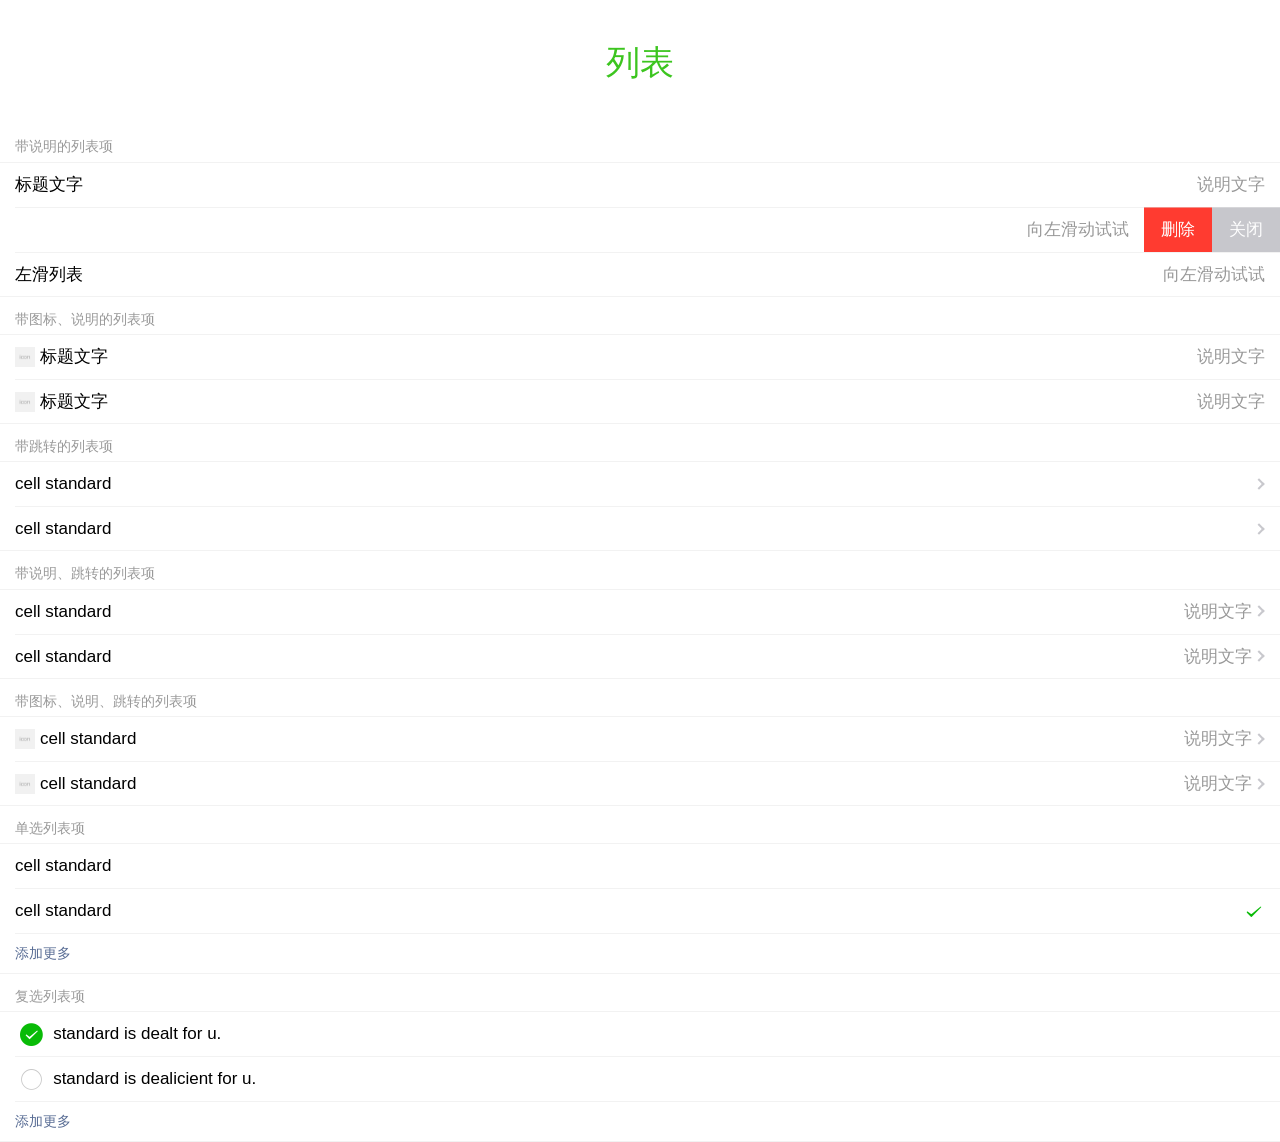
<file: Zodo.Assets.Website/wwwroot/lib/jquery-weui-build/dist/demos/cell.html>
<!DOCTYPE html>
<html>
  <head>
    <title>jQuery WeUI</title>
    <meta charset="utf-8">
<meta http-equiv="X-UA-Compatible" content="IE=edge">
<meta name="viewport" content="width=device-width, initial-scale=1, user-scalable=no">

<meta name="description" content="Write an awesome description for your new site here. You can edit this line in _config.yml. It will appear in your document head meta (for Google search results) and in your feed.xml site description.
">

<link rel="stylesheet" href="../lib/weui.min.css">
<link rel="stylesheet" href="../css/jquery-weui.css">
<link rel="stylesheet" href="css/demos.css">

  </head>

  <body ontouchstart>


    <header class='demos-header'>
      <h1 class="demos-title">列表</h1>
    </header>

    <div class="bd">
      <div class="page__bd">
        <div class="weui-cells__title">带说明的列表项</div>
        <div class="weui-cells">
          <div class="weui-cell">
            <div class="weui-cell__bd">
              <p>标题文字</p>
            </div>
            <div class="weui-cell__ft">说明文字</div>
          </div>
          <div class="weui-cell weui-cell_swiped">
            <div class="weui-cell__bd" style="transform: translateX(-136px)">
              <div class="weui-cell">
                <div class="weui-cell__bd">
                  <p>左滑列表</p>
                </div>
                <div class="weui-cell__ft">向左滑动试试</div>
              </div>
            </div>
            <div class="weui-cell__ft">
              <a class="weui-swiped-btn weui-swiped-btn_warn delete-swipeout" href="javascript:">删除</a>
              <a class="weui-swiped-btn weui-swiped-btn_default close-swipeout" href="javascript:">关闭</a>
            </div>
          </div>
          <div class="weui-cell weui-cell_swiped">
            <div class="weui-cell__bd">
              <div class="weui-cell">
                <div class="weui-cell__bd">
                  <p>左滑列表</p>
                </div>
                <div class="weui-cell__ft">向左滑动试试</div>
              </div>
            </div>
            <div class="weui-cell__ft">
              <a class="weui-swiped-btn weui-swiped-btn_warn delete-swipeout" href="javascript:">删除</a>
            </div>
          </div>
        </div>
        <div class="weui-cells__title">带图标、说明的列表项</div>
        <div class="weui-cells">
          <div class="weui-cell">
            <div class="weui-cell__hd"><img src="[data-uri]" alt="" style="width:20px;margin-right:5px;display:block"></div>
            <div class="weui-cell__bd">
              <p>标题文字</p>
            </div>
            <div class="weui-cell__ft">说明文字</div>
          </div>
          <div class="weui-cell">
            <div class="weui-cell__hd"><img src="[data-uri]" alt="" style="width:20px;margin-right:5px;display:block"></div>
            <div class="weui-cell__bd">
              <p>标题文字</p>
            </div>
            <div class="weui-cell__ft">说明文字</div>
          </div>
        </div>

        <div class="weui-cells__title">带跳转的列表项</div>
        <div class="weui-cells">
          <a class="weui-cell weui-cell_access" href="javascript:;">
            <div class="weui-cell__bd">
              <p>cell standard</p>
            </div>
            <div class="weui-cell__ft">
            </div>
          </a>
          <a class="weui-cell weui-cell_access" href="javascript:;">
            <div class="weui-cell__bd">
              <p>cell standard</p>
            </div>
            <div class="weui-cell__ft">
            </div>
          </a>
        </div>

        <div class="weui-cells__title">带说明、跳转的列表项</div>
        <div class="weui-cells">
          <a class="weui-cell weui-cell_access" href="javascript:;">
            <div class="weui-cell__bd">
              <p>cell standard</p>
            </div>
            <div class="weui-cell__ft">说明文字</div>
          </a>
          <a class="weui-cell weui-cell_access" href="javascript:;">
            <div class="weui-cell__bd">
              <p>cell standard</p>
            </div>
            <div class="weui-cell__ft">说明文字</div>
          </a>

        </div>

        <div class="weui-cells__title">带图标、说明、跳转的列表项</div>
        <div class="weui-cells">

          <a class="weui-cell weui-cell_access" href="javascript:;">
            <div class="weui-cell__hd"><img src="[data-uri]" alt="" style="width:20px;margin-right:5px;display:block"></div>
            <div class="weui-cell__bd">
              <p>cell standard</p>
            </div>
            <div class="weui-cell__ft">说明文字</div>
          </a>
          <a class="weui-cell weui-cell_access" href="javascript:;">
            <div class="weui-cell__hd"><img src="[data-uri]" alt="" style="width:20px;margin-right:5px;display:block"></div>
            <div class="weui-cell__bd">
              <p>cell standard</p>
            </div>
            <div class="weui-cell__ft">说明文字</div>
          </a>
        </div>
      </div>

      <div class="weui-cells__title">单选列表项</div>
      <div class="weui-cells weui-cells_radio">
        <label class="weui-cell weui-check__label" for="x11">
          <div class="weui-cell__bd">
            <p>cell standard</p>
          </div>
          <div class="weui-cell__ft">
            <input type="radio" class="weui-check" name="radio1" id="x11">
            <span class="weui-icon-checked"></span>
          </div>
        </label>
        <label class="weui-cell weui-check__label" for="x12">

          <div class="weui-cell__bd">
            <p>cell standard</p>
          </div>
          <div class="weui-cell__ft">
            <input type="radio" name="radio1" class="weui-check" id="x12" checked="checked">
            <span class="weui-icon-checked"></span>
          </div>
        </label>
        <a href="javascript:void(0);" class="weui-cell weui-cell_link">
          <div class="weui-cell__bd">添加更多</div>
        </a>
      </div>
      <div class="weui-cells__title">复选列表项</div>
      <div class="weui-cells weui-cells_checkbox">
        <label class="weui-cell weui-check__label" for="s11">
          <div class="weui-cell__hd">
            <input type="checkbox" class="weui-check" name="checkbox1" id="s11" checked="checked">
            <i class="weui-icon-checked"></i>
          </div>
          <div class="weui-cell__bd">
            <p>standard is dealt for u.</p>
          </div>
        </label>
        <label class="weui-cell weui-check__label" for="s12">
          <div class="weui-cell__hd">
            <input type="checkbox" name="checkbox1" class="weui-check" id="s12">
            <i class="weui-icon-checked"></i>
          </div>
          <div class="weui-cell__bd">
            <p>standard is dealicient for u.</p>
          </div>
        </label>
        <a href="javascript:void(0);" class="weui-cell weui-cell_link">
          <div class="weui-cell__bd">添加更多</div>
        </a>
      </div>
    </div>
    <script src="../lib/jquery-2.1.4.js"></script>
<script src="../lib/fastclick.js"></script>
<script>
  $(function() {
    FastClick.attach(document.body);
  });
</script>
<script src="../js/jquery-weui.js"></script>


    <script>
      $('.delete-swipeout').click(function () {
        $(this).parents('.weui-cell').remove()
      })
      $('.close-swipeout').click(function () {
        $(this).parents('.weui-cell').swipeout('close')
      })
    </script>
  </body>
</html>
</file>
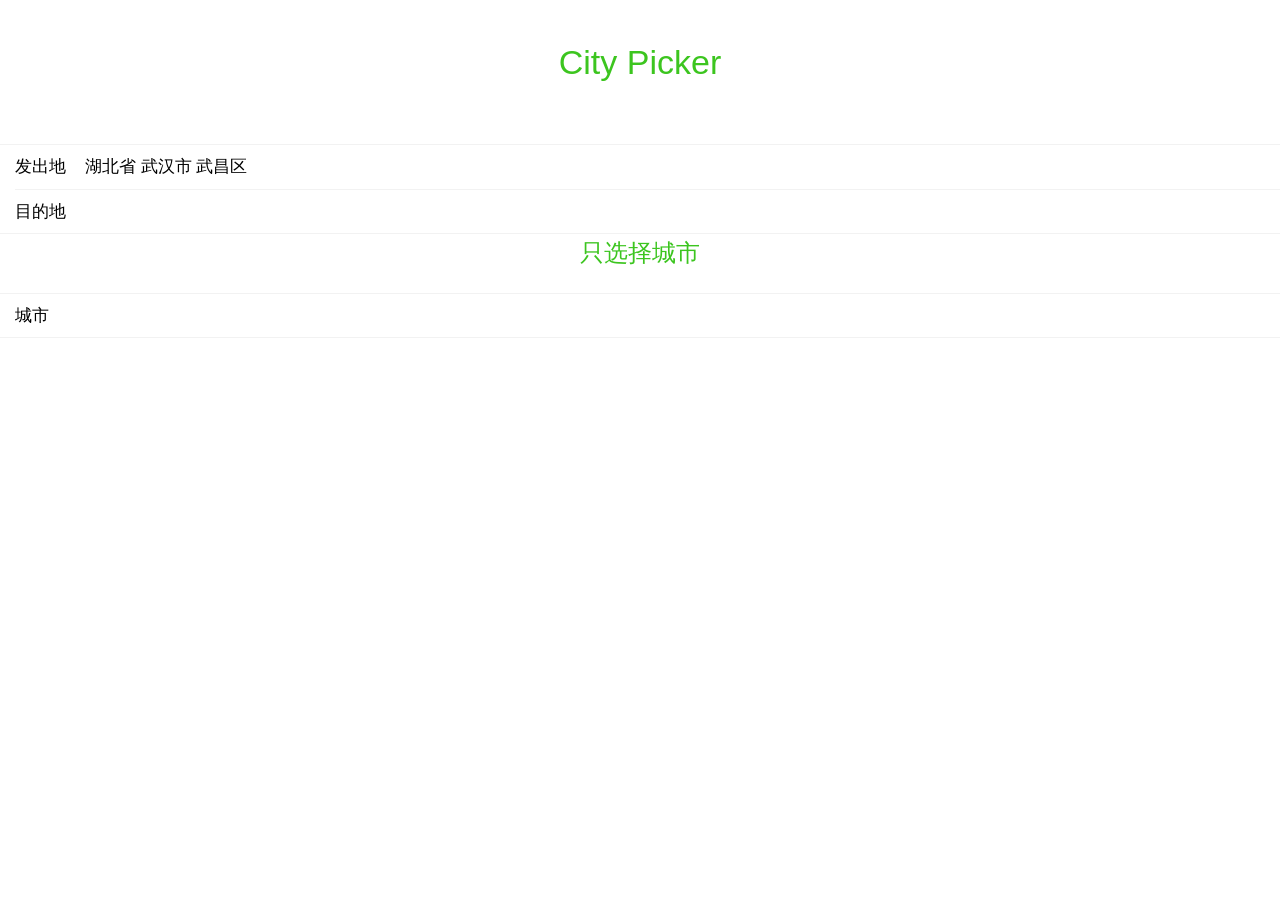
<file: Zodo.Assets.Website/wwwroot/lib/jquery-weui-build/dist/demos/city-picker.html>
<!DOCTYPE html>
<html>
  <head>
    <title>jQuery WeUI</title>
    <meta charset="utf-8">
<meta http-equiv="X-UA-Compatible" content="IE=edge">
<meta name="viewport" content="width=device-width, initial-scale=1, user-scalable=no">

<meta name="description" content="Write an awesome description for your new site here. You can edit this line in _config.yml. It will appear in your document head meta (for Google search results) and in your feed.xml site description.
">

<link rel="stylesheet" href="../lib/weui.min.css">
<link rel="stylesheet" href="../css/jquery-weui.css">
<link rel="stylesheet" href="css/demos.css">

    <style>
      .weui-label {
        width: 70px;
      }
    </style>
  </head>

  <body ontouchstart>


    <header class='demos-header'>
      <h1 class="demos-title">City Picker</h1>
    </header>

    
    <div class="weui-cells weui-cells_form">
      <div class="weui-cell">
        <div class="weui-cell__hd"><label for="name" class="weui-label">发出地</label></div>
        <div class="weui-cell__bd">
          <input class="weui-input" id="start" type="text" value="湖北省 武汉市 武昌区">
        </div>
      </div>
      <div class="weui-cell">
        <div class="weui-cell__hd"><label for="date" class="weui-label">目的地</label></div>
        <div class="weui-cell__bd">
          <input class="weui-input" id="end" type="text" value="">
        </div>
      </div>
    </div>

    <h2 class="demos-second-title">只选择城市</h2>
    <div class="weui-cells weui-cells_form">
      <div class="weui-cell">
        <div class="weui-cell__hd"><label for="home-city" class="weui-label">城市</label></div>
        <div class="weui-cell__bd">
          <input class="weui-input" id="home-city" type="text">
        </div>
      </div>
    </div>
    <script src="../lib/jquery-2.1.4.js"></script>
<script src="../lib/fastclick.js"></script>
<script>
  $(function() {
    FastClick.attach(document.body);
  });
</script>
<script src="../js/jquery-weui.js"></script>

    <script src="../js/city-picker.js"></script>

    <script>
      $("#start").cityPicker({
        title: "选择出发地",
        onChange: function (picker, values, displayValues) {
          console.log(values, displayValues);
        }
      });
      $("#end").cityPicker({
        title: "选择目的地"
      });
      $("#home-city").cityPicker({
        title: "选择目的地",
        showDistrict: false,
        onChange: function (picker, values, displayValues) {
          console.log(values, displayValues);
        }
      });
    </script>
  </body>
</html>
</file>
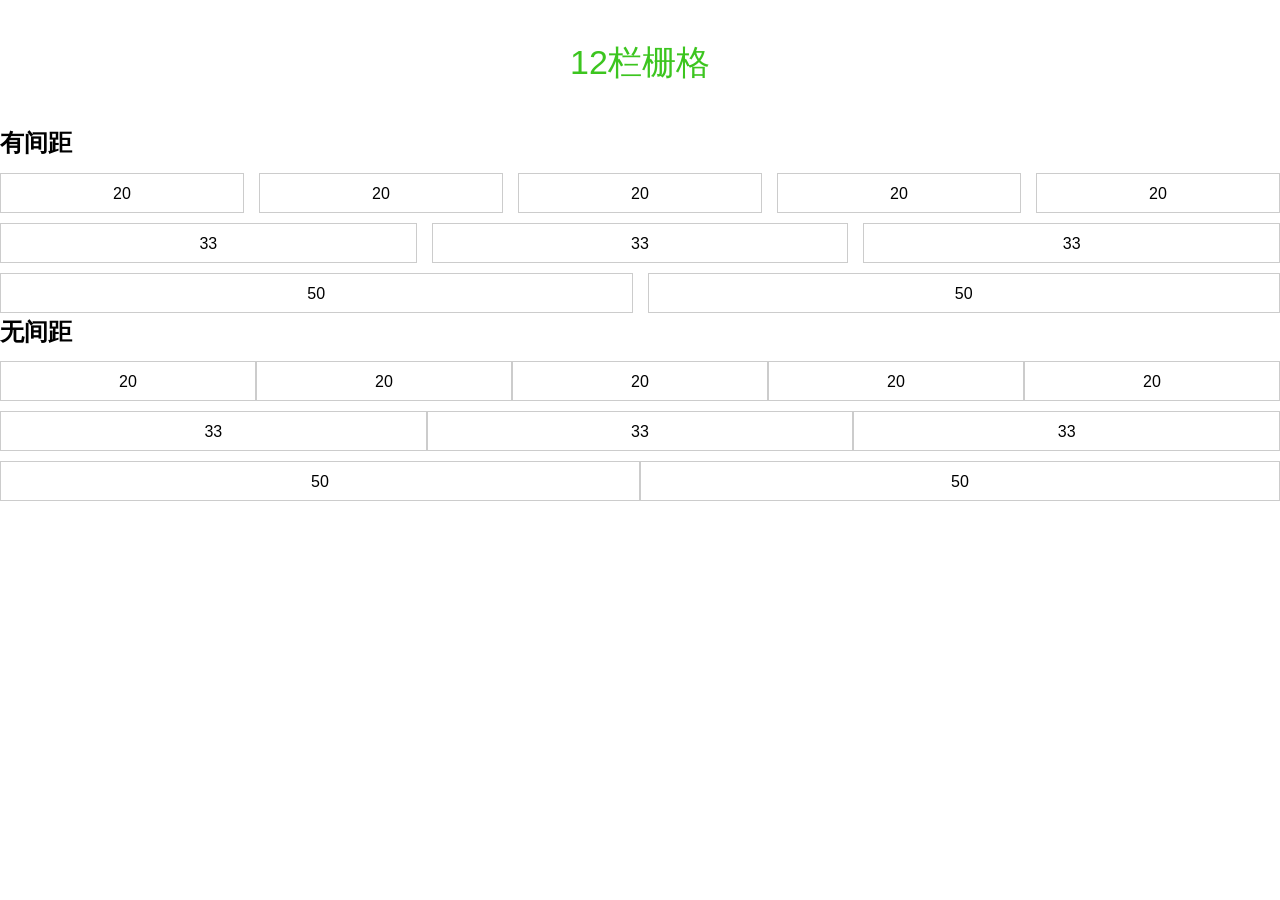
<file: Zodo.Assets.Website/wwwroot/lib/jquery-weui-build/dist/demos/cols.html>
<!DOCTYPE html>
<html>
  <head>
    <title>jQuery WeUI</title>
    <meta charset="utf-8">
<meta http-equiv="X-UA-Compatible" content="IE=edge">
<meta name="viewport" content="width=device-width, initial-scale=1, user-scalable=no">

<meta name="description" content="Write an awesome description for your new site here. You can edit this line in _config.yml. It will appear in your document head meta (for Google search results) and in your feed.xml site description.
">

<link rel="stylesheet" href="../lib/weui.min.css">
<link rel="stylesheet" href="../css/jquery-weui.css">
<link rel="stylesheet" href="css/demos.css">

  </head>

  <body ontouchstart>


    <header class='demos-header'>
      <h1 class="demos-title">12栏栅格</h1>
    </header>

    <style>
      .weui-row {
        margin-top: 10px;
      }
      [class*="weui-col-"] {
        border: 1px solid #ccc;
        height: 40px;
        line-height: 40px;
        text-align: center;
      }

    </style>

    <h2 class='doc-head'>有间距</h2>

    <div class="weui-row">
      <div class="weui-col-20">20</div>
      <div class="weui-col-20">20</div>
      <div class="weui-col-20">20</div>
      <div class="weui-col-20">20</div>
      <div class="weui-col-20">20</div>
    </div>

    <div class="weui-row">
      <div class="weui-col-33">33</div>
      <div class="weui-col-33">33</div>
      <div class="weui-col-33">33</div>
    </div>

    <div class="weui-row">
      <div class="weui-col-50">50</div>
      <div class="weui-col-50">50</div>
    </div>


    <h2 class='doc-head'>无间距</h2>

    <div class="weui-row weui-no-gutter">
      <div class="weui-col-20">20</div>
      <div class="weui-col-20">20</div>
      <div class="weui-col-20">20</div>
      <div class="weui-col-20">20</div>
      <div class="weui-col-20">20</div>
    </div>

    <div class="weui-row weui-no-gutter">
      <div class="weui-col-33">33</div>
      <div class="weui-col-33">33</div>
      <div class="weui-col-33">33</div>
    </div>

    <div class="weui-row weui-no-gutter">
      <div class="weui-col-50">50</div>
      <div class="weui-col-50">50</div>
    </div>

    <script src="../lib/jquery-2.1.4.js"></script>
<script src="../lib/fastclick.js"></script>
<script>
  $(function() {
    FastClick.attach(document.body);
  });
</script>
<script src="../js/jquery-weui.js"></script>

  </body>
</html>
</file>
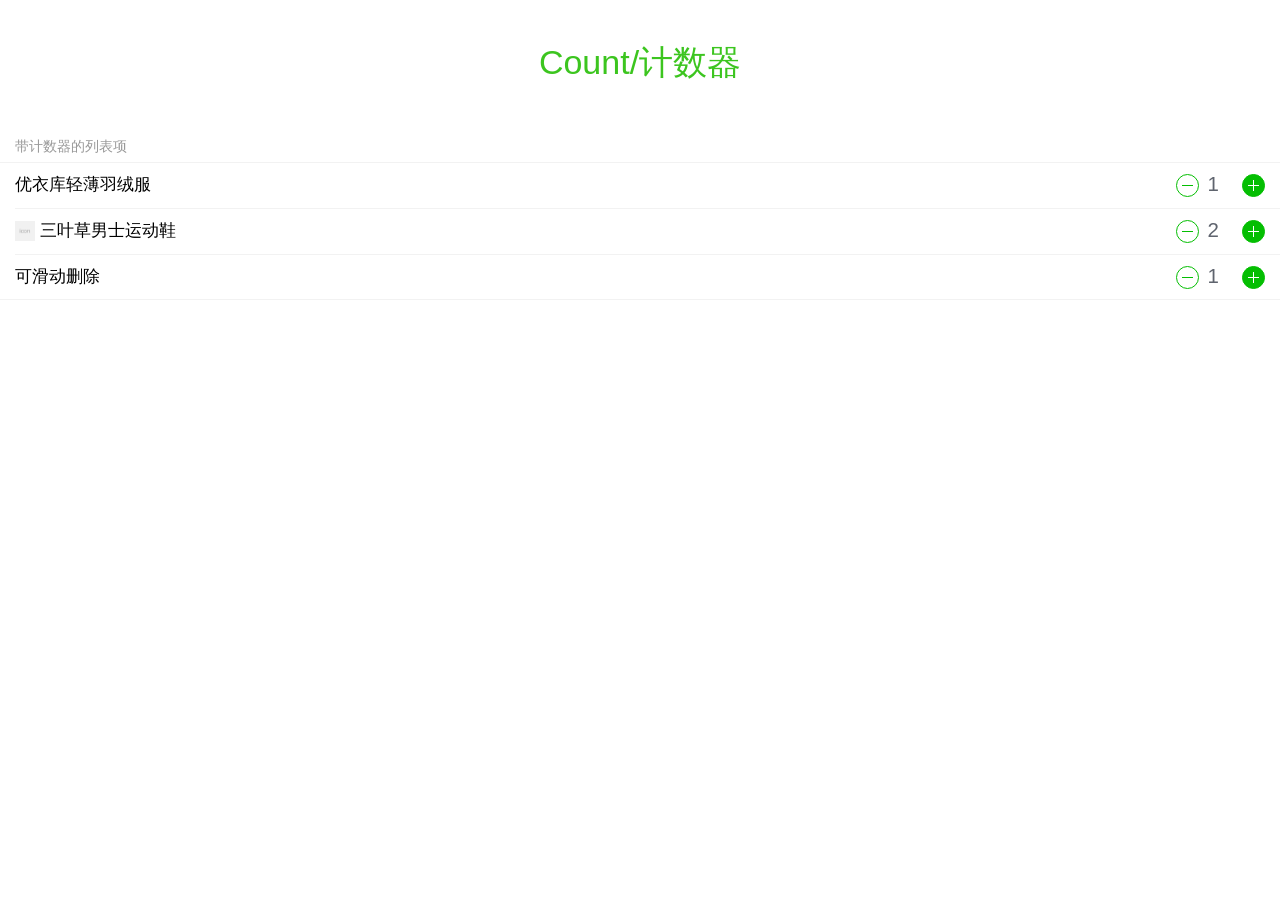
<file: Zodo.Assets.Website/wwwroot/lib/jquery-weui-build/dist/demos/count.html>
<!DOCTYPE html>
<html>
  <head>
    <title>jQuery WeUI</title>
    <meta charset="utf-8">
<meta http-equiv="X-UA-Compatible" content="IE=edge">
<meta name="viewport" content="width=device-width, initial-scale=1, user-scalable=no">

<meta name="description" content="Write an awesome description for your new site here. You can edit this line in _config.yml. It will appear in your document head meta (for Google search results) and in your feed.xml site description.
">

<link rel="stylesheet" href="../lib/weui.min.css">
<link rel="stylesheet" href="../css/jquery-weui.css">
<link rel="stylesheet" href="css/demos.css">

  </head>

  <body ontouchstart>
    <header class='demos-header'>
      <h1 class="demos-title">Count/计数器</h1>
    </header>
    <div class="bd">
      <div class="page__bd">
        <div class="weui-cells__title">带计数器的列表项</div>
        <div class="weui-cells">
          <div class="weui-cell">
            <div class="weui-cell__bd">
              <p>优衣库轻薄羽绒服</p>
            </div>
            <div class="weui-cell__ft">
              <div class="weui-count">
                <a class="weui-count__btn weui-count__decrease"></a>
                <input class="weui-count__number" type="number" value="1" />
                <a class="weui-count__btn weui-count__increase"></a>
              </div>
            </div>
          </div>
          <div class="weui-cell">
            <div class="weui-cell__hd"><img src="[data-uri]" alt="" style="width:20px;margin-right:5px;display:block"></div>
            <div class="weui-cell__bd">
              <p>三叶草男士运动鞋</p>
            </div>
            <div class="weui-cell__ft">
              <div class="weui-count">
                <a class="weui-count__btn weui-count__decrease"></a>
                <input class="weui-count__number" type="number" value="2" />
                <a class="weui-count__btn weui-count__increase"></a>
              </div>
            </div>
          </div>
          <div class="weui-cell weui-cell_swiped">
            <div class="weui-cell__bd">
              <div class="weui-cell">
                <div class="weui-cell__bd">
                  <p>可滑动删除</p>
                </div>
                <div class="weui-cell__ft">
                  <div class="weui-count">
                    <a class="weui-count__btn weui-count__decrease"></a>
                    <input class="weui-count__number" type="number" value="1" />
                    <a class="weui-count__btn weui-count__increase"></a>
                  </div>
                </div>
              </div>
            </div>
            <div class="weui-cell__ft">
              <a class="weui-swiped-btn weui-swiped-btn_warn delete-swipeout" href="javascript:">删除</a>
              <a class="weui-swiped-btn weui-swiped-btn_default close-swipeout" href="javascript:">关闭</a>
            </div>
          </div>
        </div>

        <!-- 在单选和复选模式下有些问题，无法选择 -->
        <!--
        <div class="weui-cells weui-cells_checkbox">
          <label class="weui-cell weui-check__label" for="s12">
            <div class="weui-cell__hd">
              <input type="checkbox" name="checkbox1" class="weui-check" id="s12">
              <i class="weui-icon-checked"></i>
            </div>
            <div class="weui-cell__bd">
              <p>带多选按钮</p>
            </div>
            <div class="weui-cell__ft">
              <div class="weui-count">
                <a class="weui-count__btn weui-count__decrease"></a>
                <input class="weui-count__number" type="number" value="1" />
                <a class="weui-count__btn weui-count__increase"></a>
              </div>
            </div>
          </label>
        </div>
        -->
      </div>
    </div>
    <script src="../lib/jquery-2.1.4.js"></script>
<script src="../lib/fastclick.js"></script>
<script>
  $(function() {
    FastClick.attach(document.body);
  });
</script>
<script src="../js/jquery-weui.js"></script>

    <script>
      var MAX = 99, MIN = 1;
      $('.weui-count__decrease').click(function (e) {
        var $input = $(e.currentTarget).parent().find('.weui-count__number');
        var number = parseInt($input.val() || "0") - 1
        if (number < MIN) number = MIN;
        $input.val(number)
      })
      $('.weui-count__increase').click(function (e) {
        var $input = $(e.currentTarget).parent().find('.weui-count__number');
        var number = parseInt($input.val() || "0") + 1
        if (number > MAX) number = MAX;
        $input.val(number)
      })

      $('.delete-swipeout').click(function () {
        $(this).parents('.weui-cell').remove()
      })
      $('.close-swipeout').click(function () {
        $(this).parents('.weui-cell').swipeout('close')
      })
    </script>
  </body>
</html>
</file>
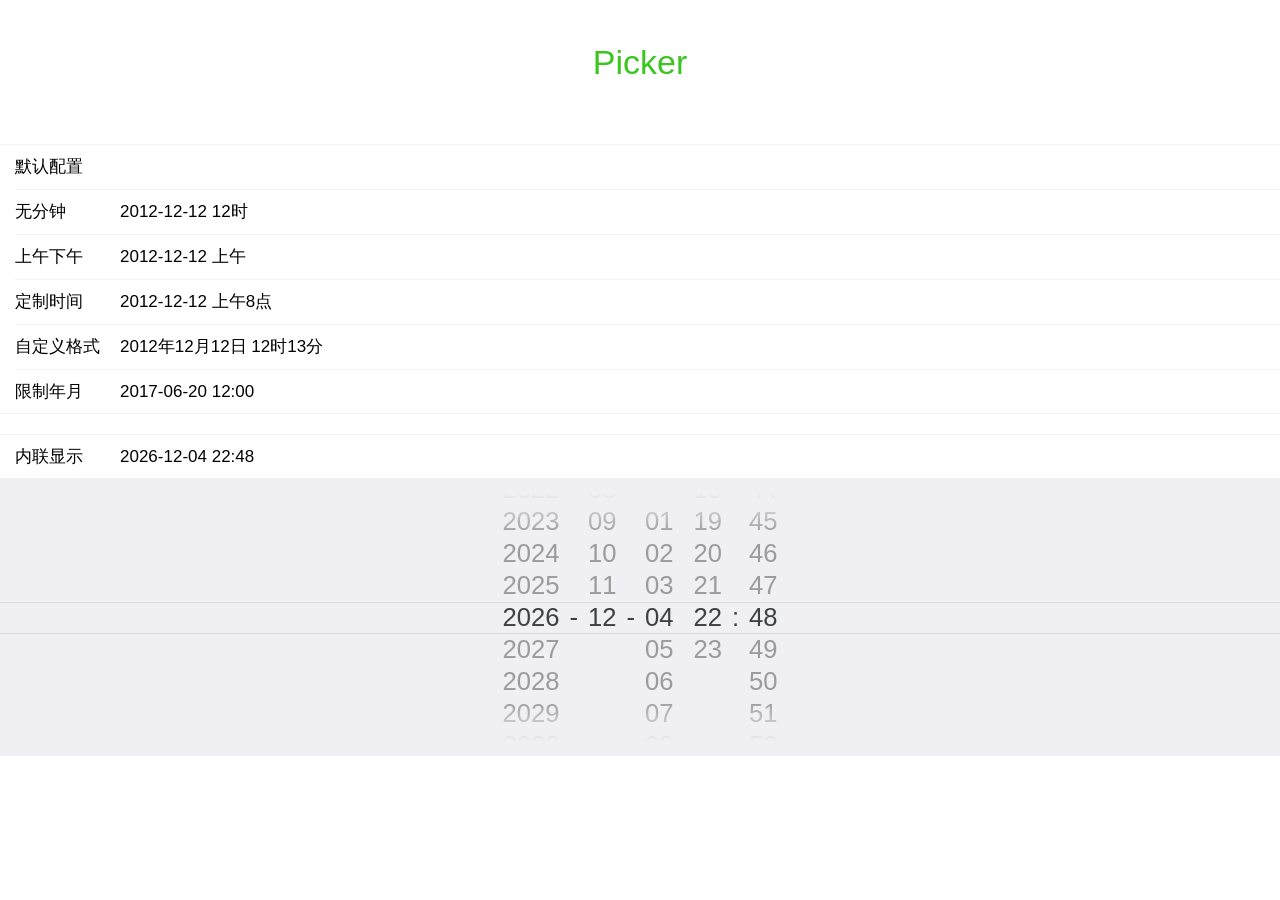
<file: Zodo.Assets.Website/wwwroot/lib/jquery-weui-build/dist/demos/datetime-picker.html>
<!DOCTYPE html>
<html>
  <head>
    <title>jQuery WeUI</title>
    <meta charset="utf-8">
<meta http-equiv="X-UA-Compatible" content="IE=edge">
<meta name="viewport" content="width=device-width, initial-scale=1, user-scalable=no">

<meta name="description" content="Write an awesome description for your new site here. You can edit this line in _config.yml. It will appear in your document head meta (for Google search results) and in your feed.xml site description.
">

<link rel="stylesheet" href="../lib/weui.min.css">
<link rel="stylesheet" href="../css/jquery-weui.css">
<link rel="stylesheet" href="css/demos.css">

  </head>

  <body ontouchstart>
    <header class='demos-header'>
      <h1 class="demos-title">Picker</h1>
    </header>

    <div class="weui-cells weui-cells_form">
      <div class="weui-cell">
        <div class="weui-cell__hd"><label for="time" class="weui-label">默认配置</label></div>
        <div class="weui-cell__bd">
          <input class="weui-input" id="time" type="text" value="">
        </div>
      </div>
      <div class="weui-cell">
        <div class="weui-cell__hd"><label for="time2" class="weui-label">无分钟</label></div>
        <div class="weui-cell__bd">
          <input class="weui-input" id="time2" type="text" value="2012-12-12 12时">
        </div>
      </div>
      <div class="weui-cell">
        <div class="weui-cell__hd"><label for="time3" class="weui-label">上午下午</label></div>
        <div class="weui-cell__bd">
          <input class="weui-input" id="time3" type="text">
        </div>
      </div>
      <div class="weui-cell">
        <div class="weui-cell__hd"><label for="time4" class="weui-label">定制时间</label></div>
        <div class="weui-cell__bd">
          <input class="weui-input" id="time4" type="text" value="2012-12-12 上午8点">
        </div>
      </div>
      <div class="weui-cell">
        <div class="weui-cell__hd"><label for="time-format" class="weui-label">自定义格式</label></div>
        <div class="weui-cell__bd">
          <input class="weui-input" id="time-format" type="text" value="2012年12月12日 12时13分">
        </div>
      </div>
      <div class="weui-cell">
        <div class="weui-cell__hd"><label for="time-format" class="weui-label">限制年月</label></div>
        <div class="weui-cell__bd">
          <input class="weui-input" id="years-monthes" type="text" value="2017-06-20 12:00">
        </div>
      </div>
    </div>

    <div class="weui-cells weui-cells_form">
      <div class="weui-cell">
        <div class="weui-cell__hd"><label for="time-inline" class="weui-label">内联显示</label></div>
        <div class="weui-cell__bd">
          <input class="weui-input" id="time-inline" type="text" value="">
        </div>
      </div>
    </div>

    <div id="time-container"></div>
    <script src="../lib/jquery-2.1.4.js"></script>
<script src="../lib/fastclick.js"></script>
<script>
  $(function() {
    FastClick.attach(document.body);
  });
</script>
<script src="../js/jquery-weui.js"></script>


    <script>
      $("#time").datetimePicker({
        title: '出发时间',
        min: "1990-12-12",
        max: "2022-12-12 12:12",
        onChange: function (picker, values, displayValues) {
          console.log(values);
        }
      });
      $("#time2").datetimePicker({
        times: function () {
          return [
            {
              values: (function () {
                var hours = [];
                for (var i=0; i<24; i++) hours.push(i > 9 ? i : '0'+i);
                return hours;
              })()
            },
            {
              divider: true,  // 这是一个分隔符
              content: '时'
            }
          ];
        },
        onChange: function (picker, values, displayValues) {
          console.log(values);
        },
      });
      $("#time3").datetimePicker({
        times: function () {
          return [
            {
              values: ['上午', '下午']
            }
          ];
        },
        value: '2012-12-12 上午',
        onChange: function (picker, values, displayValues) {
          console.log(values);
        }
      });
      $("#time4").datetimePicker({
        times: function () {
          return [
            {
              values: ['上午8点', '下午2点', '晚上8点']
            }
          ];
        },
        max: '2013-12-12',
        onChange: function (picker, values, displayValues) {
          console.log(values);
        }
      });

      $("#time-format").datetimePicker({
        title: '自定义格式',
        yearSplit: '年',
        monthSplit: '月',
        dateSplit: '日',
        times: function () {
          return [  // 自定义的时间
            {
              values: (function () {
                var hours = [];
                for (var i=0; i<24; i++) hours.push(i > 9 ? i : '0'+i);
                return hours;
              })()
            },
            {
              divider: true,  // 这是一个分隔符
              content: '时'
            },
            {
              values: (function () {
                var minutes = [];
                for (var i=0; i<59; i++) minutes.push(i > 9 ? i : '0'+i);
                return minutes;
              })()
            },
            {
              divider: true,  // 这是一个分隔符
              content: '分'
            }
          ];
        },
        onChange: function (picker, values, displayValues) {
          console.log(values);
        }
      });
      $("#time-inline").datetimePicker({
        container: '#time-container',
        onChange: function (picker, values, displayValues) {
          console.log(values);
        }
      })
      $("#years-monthes").datetimePicker({
        title: '限定年月',
        years: [2017, 2018],
        monthes: ['06', '07'],
        onChange: function (picker, values, displayValues) {
          console.log(values);
        }
      });
    </script>
  </body>
</html>
</file>
<file: Zodo.Assets.Website/wwwroot/lib/jquery-weui-build/dist/demos/css/demos.css>
body, html {
  height: 100%;
  -webkit-tap-highlight-color: transparent;
}
.demos-title {
  text-align: center;
  font-size: 34px;
  color: #3cc51f;
  font-weight: 400;
  margin: 0 15%;
}

.demos-sub-title {
  text-align: center;
  color: #888;
  font-size: 14px;
}

.demos-header {
  padding: 35px 0;
}

.demos-content-padded {
  padding: 15px;
}

.demos-second-title {
  text-align: center;
  font-size: 24px;
  color: #3cc51f;
  font-weight: 400;
  margin: 0 15%;
}

footer {
  text-align: center;
  font-size: 14px;
  padding: 20px;
}

footer a {
  color: #999;
  text-decoration: none;
}
</file>
<file: Zodo.Assets.Website/wwwroot/css/myui.css>
* {
    box-sizing: border-box;
}

html {
    height: 100%;
}

body {
    height: 100%;
    margin: 0;
    padding: 0;
    background-color: #f3f6f9;
    color: #444;
}

body:before {
    content: "";
    display: table;
    height: 0;
    font-size: 0;
    line-height: 0;
}

* {
    font-family: "Microsoft YaHei", "Helvetica Neue", Helvetica, Arial, "PingFang SC", "Hiragino Sans GB", "Heiti SC", "WenQuanYi Micro Hei", sans-serif;
}

body,
div,
dl,
dt,
dd,
ul,
ol,
li,
input,
button,
textarea,
select,
p,
blockquote,
table,
th,
td,
form,
pre,
a {
    margin: 0;
    padding: 0;
    font-size: 12px;
    line-height: 1.5;
    vertical-align: middle;
}

h1,
h2,
h3,
h4,
h5,
h6 {
    margin: 0;
    padding: 0;
    line-height: 1.5;
}

h1 {
    font-size: 36px;
}

h2 {
    font-size: 30px;
}

h3 {
    font-size: 24px;
}

h4 {
    font-size: 18px;
}

h5 {
    font-size: 14px;
}

ul,
li,
dl,
dt,
dd {
    box-sizing: border-box;
    list-style: none;
}

p {
    margin-bottom: 1em;
    text-indent: 2em;
}

table {
    border-collapse: collapse;
    border-spacing: 0;
}

a {
    text-decoration: none;
    color: #444;
}

a:active,
a:hover {
    outline: 0;
    text-decoration: none;
}

img {
    display: inline-block;
    border: none;
    vertical-align: middle;
}

hr {
    height: 1px;
    margin: 10px 0;
    border: 0;
    background-color: #f3f3f3;
    clear: both;
    overflow: hidden;
}

iframe {
    width: 100%;
    height: 100%;
    border: none;
    box-sizing: border-box;
    margin: 0;
    padding: 0;
}

small {
    font-size: 85%;
}

.content-left {
    text-align: left !important;
}

.content-center {
    text-align: center !important;
}

.content-right {
    text-align: right !important;
}

.inline-blank {
    display: inline-block;
    font-size: 0;
    line-height: 0;
}

.blank-10 {
    height: 10px;
}

.bg-whiteyellow {
    background-color: #fbf5d6;
}

input[type=text],
input[type=search],
input[type=date],
input[type=datetime],
input[type=password] {
    display: block;
    height: 32px;
    line-height: 32px;
    padding-left: 4px;
    border: 1px #e6e9e9 solid;
    border-radius: 2px;
    outline: none;
}

input[type=text],
input[type=number],
input[type=search],
input[type=date],
input[type=datetime],
input[type=password],
select {
    display: inline-block;
    height: 32px;
    line-height: 32px;
    padding-left: 4px;
    border: 1px #e6e9e9 solid;
    border-radius: 2px;
    outline: none;
}

input[type=text]:focus:not(:read-only),
input[type=number]:focus:not(:read-only),
input[type=search]:focus:not(:read-only),
input[type=date]:focus:not(:read-only),
input[type=datetime]:focus:not(:read-only),
input[type=password]:focus:not(:read-only),
select:focus {
    border-color: #7a9cd3 !important;
    background-color: #ffe !important;
}

input[type=text]:read-only,
input[type=number]:read-only,
input[type=search]:read-only,
input[type=date]:read-only,
input[type=datetime]:read-only,
input[type=password]:read-only {
    background-color: #f9fafa !important;
}

textarea {
    display: block;
    min-height: 72px;
    padding: 4px;
    border: 1px #e6e9e9 solid;
    border-radius: 2px;
    outline: none;
}

textarea:focus:not(:read-only) {
    border-color: #7a9cd3 !important;
    background-color: #ffe !important;
}

textarea:read-only {
    background-color: #f9fafa !important;
}

input[type='checkbox'],
input[type='radio'] {
    vertical-align: middle;
    margin-top: -2px;
}

/* 滚动条 */
::-webkit-scrollbar-track {
    border-radius: 10px;
    -webkit-box-shadow: inset 0 0 6px rgba(0, 0, 0, 0);
}

::-webkit-scrollbar-thumb {
    background-color: rgba(128, 128, 128, 0.02);
    border-radius: 10px;
    -webkit-box-shadow: inset 1px 1px 0 rgba(0, 0, 0, .1);
}

::-webkit-scrollbar {
    width: 17px;
    height: 17px;
}

::-webkit-scrollbar-track,
::-webkit-scrollbar-thumb {
    border-radius: 999px;
    border: 5px solid transparent;
}

::-webkit-scrollbar-track {
    box-shadow: 1px 1px 5px rgba(0, 0, 0, .2) inset;
}

::-webkit-scrollbar-thumb {
    min-height: 20px;
    background-clip: content-box;
    box-shadow: 0 0 0 5px rgba(0, 0, 0, .2) inset;
}

::-webkit-scrollbar-corner {
    background: transparent;
}

/* 栅格 */

.row {
    overflow: hidden;
    zoom: 1;
}

.row:after {
    content: "\20";
    font-size: 0;
    line-height: 0;
    clear: both;
}

.col-1,
.col-2,
.col-3,
.col-4,
.col-5,
.col-6,
.col-7,
.col-8,
.col-9,
.col-10,
.col-11,
.col-12 {
    box-sizing: border-box;
    float: left;
}

.col-1 {
    width: 8.33333333%;
}

.col-2 {
    width: 16.66666667%;
}

.col-3 {
    width: 25%;
}

.col-4 {
    width: 33.33333333%;
}

.col-5 {
    width: 41.66666667%;
}

.col-6 {
    width: 50%;
}

.col-7 {
    width: 58.33333333%;
}

.col-8 {
    width: 66.66666667%;
}

.col-9 {
    width: 75%;
}

.col-10 {
    width: 83.33333333%;
}

.col-11 {
    width: 91.66666667%;
}

.col-12 {
    width: 100%;
}

/* 文字颜色 */

.text-red {
    color: #f00 !important;
}

.text-blue {
    color: #337ab7 !important;
}

.text-success {
    color: #3c763d !important;
}

.text-info {
    color: #31708f !important;
}

.text-warning {
    color: #8a6d3b !important;
}

.text-gray {
    color: #777 !important;
}

.text-light-gray {
    color: #ccc !important;
}

.text-xl {
    font-size: 16px;
}

.text-xxl {
    font-size: 36px;
}

.text-bold {
    font-weight: bold !important;
}

/* 背景色 */

.bg-primary {
    color: #fff;
    background-color: #337ab7;
}

.bg-success {
    background-color: #dff0d8;
}

.bg-info {
    background-color: #d9edf7;
}

.bg-warning {
    background-color: #fcf8e3;
}

.bg-danger {
    background-color: #f2dede;
}

.bg-white {
    background-color: #fff;
}

.page-title {
    font-size: 18px;
    text-align: center;
    letter-spacing: 0.1em;
}

.btn {
    display: inline-block;
    height: 32px;
    line-height: 30px;
    vertical-align: middle;
    padding: 0 12px;
    white-space: nowrap;
    text-align: center;
    cursor: pointer;
    border: 1px transparent solid;
    border-radius: 2px;
    background-color: #eee;
    outline: none;
    letter-spacing: 0.2em;
    color: #444;
}

.btn:hover {
    opacity: 0.9;
    color: #fff;
}

.btn i {
    margin-left: -2px;
    margin-right: 2px;
}

.btn-mini {
    height: 22px;
    line-height: 20px;
    padding: 0 4px;
    letter-spacing: 0.1rem;
}

.btn-default {
    background-color: #e9e9e9;
    border-bottom-color: #e3e3e3;
}

.btn-default:hover {
    color: #444;
}

.btn-blue {
    background-color: #006dcc;
    color: #ffffff;
    border-color: #0062b8;
    border-bottom-color: #01529a;
}

.btn-light-blue {
    background-color: #f0f9fc;
    border-color: #d3d9df;
    color: #434c4f;
}

.btn-green {
    background-color: #23b023;
    color: #ffffff;
    border-color: #52a552;
    border-bottom-color: #458a45;
}

.btn-red {
    background-color: #da4f49;
    color: #ffffff;
    border-color: #da4f49;
    border-bottom-color: #bd362f;
}

.btn-success {
    background-color: #1caf9a;
    color: #ffffff;
    border-color: #17a08c;
}

.btn-info {
    background-color: #5bc0de;
    color: #ffffff;
    border-color: #46b8da;
}

.btn-orange {
    background: #f90;
    border: 1px #e80 solid;
    color: #fff;
}

.btn:disabled {
    background-color: #eee;
    border: 1px #ccc solid;
    color: #666;
    cursor: not-allowed;
}

.btn-inline {
    position: absolute;
    display: block;
    width: 30px;
    height: 30px;
    line-height: 30px;
    color: #ccc;
    text-align: center;
    cursor: pointer;
    background-color: transparent;
}

.btn-inline:hover {
    color: #da4f49;
}

.btn-fluid {
    width: 100%;
}

.btn-group {
    position: relative;
    display: inline-block;
    vertical-align: middle;
    font-size: 0;
}

.btn-group .btn {
    border-radius: 0;
    border-right-width: 0;
}

.btn-group>.btn:last-child:not(:last-child):not(.dropdown-toggle) {
    border-top-right-radius: 0;
    border-bottom-right-radius: 0;
}

.btn-group>.btn-group:last-child:not(:first-child)>.btn:first-child {
    border-top-left-radius: 0;
    border-bottom-left-radius: 0;
}

.btn-group .btn:first-child {
    border-bottom-left-radius: 2px;
    border-top-left-radius: 2px;
}

.btn-group .btn:last-child {
    border-right-width: 1px;
    border-bottom-right-radius: 2px;
    border-top-right-radius: 2px;
}

.btn-group-vertical>.btn,
.btn-group>.btn {
    position: relative;
    float: left;
}

/* 标签 */

.tab-box {
    display: block;
}

.tab-box .tab-titles {
    text-align: center;
    border-bottom: 1px #eee solid;
    height: 40px;
    line-height: 38px;
    font-size: 0;
}

.tab-box .tab-titles:after {
    content: "\20";
    font-size: 0;
    line-height: 0;
    clear: both;
}

.tab-box .tab-titles .tab-title {
    display: inline-block;
    padding: 0 20px;
    height: 40px;
    line-height: 40px;
    margin-bottom: -1px;
    border-bottom: 3px transparent solid;
    cursor: pointer;
    font-size: 13px;
    color: #999;
}

.tab-box .tab-titles .active {
    font-size: 13px;
    color: #1caf9a;
    border-bottom-color: #1caf9a;
}

.tab-box .tab-content {
    display: none;
}

/* 表单组 */

.form-box-title {
    height: 50px;
    line-height: 50px;
    font-size: 18px;
    letter-spacing: 0.2em;
    text-align: center;
    margin-bottom: 10px;
    font-weight: bold;
    border-bottom: 1px #f3f3f3 solid;
}

.form-box {
    padding-right: 36px;
    padding-top: 9px;
}

.form-box hr {
    margin-left: 20px;
}

    .form-box .label {
        width: 90px;
        float: left;
        line-height: 32px;
        text-align: right;
        color: #777;
        letter-spacing: 1px;
        border: 1px transparent solid;
        padding: 9px 0;
    }

    .form-box .control {
        position: relative;
        margin-left: 100px;
        line-height: 32px;
        vertical-align: middle;
        padding: 9px 0;
    }

        .form-box .control .btn-inline {
            right: 4px;
            top: 11px;
            user-select: none
        }

        .form-box .control input:not(.btn):not([type="checkbox"]):not([type="radio"]),
        .form-box .control select,
        .form-box .control textarea {
            width: 100%;
        }

        .form-box .control .col-1,
        .form-box .control .col-2,
        .form-box .control .col-3,
        .form-box .control .col-4,
        .form-box .control .col-5,
        .form-box .control .col-6,
        .form-box .control .col-7,
        .form-box .control .col-8,
        .form-box .control .col-9,
        .form-box .control .col-10,
        .form-box .control .col-11,
        .form-box .control .col-12 {
            padding-right: 5px;
        }

            .form-box .control .col-1:last-child,
            .form-box .control .col-2:last-child,
            .form-box .control .col-3:last-child,
            .form-box .control .col-4:last-child,
            .form-box .control .col-5:last-child,
            .form-box .control .col-6:last-child,
            .form-box .control .col-7:last-child,
            .form-box .control .col-8:last-child,
            .form-box .control .col-9:last-child,
            .form-box .control .col-10:last-child,
            .form-box .control .col-11:last-child,
            .form-box .control .col-12:last-child {
                padding-right: 0;
            }

.form-box label input[type='checkbox'],
.form-box label input[type='radio'] {
    margin-right: 4px;
}

.form-box-foot {
    background-color: #fff;
    padding: 4px 36px;
}

.form-box-foot .label {
    line-height: 32px;
    color: #777;
}

.form-box-fixed-container {
    position: relative;
    height: 100%;
    overflow: hidden;
    background-color: #fff;
}

.form-box-fixed-container .form-box-title {
    position: absolute;
    left: 0;
    top: 0;
    right: 0;
    margin: 0;
    height: 40px;
    line-height: 40px;
    z-index: 101;
    font-size: 16px;
    font-weight: bold;
}

.form-box-fixed-container .form-box-foot-fixed {
    position: absolute;
    bottom: 0;
    left: 0;
    right: 0;
    background-color: #f9f9f9;
    box-shadow: 0 -2px 2px #ddd;
    z-index: 101;
}

.form-box-fixed-container .form-box {
    position: absolute;
    left: 0;
    right: 0;
    bottom: 45px;
    top: 0;
    overflow: auto;
}

.form-box-fixed-container .box-with-header {
    top: 40px !important;
}

.form-box-fixed-container .form-box-title+.form-box {
    top: 40px !important;
}

.form-box-fixed-container .form-box-foot {
    position: absolute;
    bottom: 0;
    left: 0;
    right: 0;
    padding: 4px 12px;
    background-color: #f9f9f9;
    border-top: 1px #e3e6e6 solid;
}

.form-box-fixed-container .tab-title {
    letter-spacing: 0;
}

/* 表格 */

.table {
    width: 100%;
    max-width: 100%;
}

.table>thead>tr {
    /*background-color: #f9fcfc;*/
    background-color: #f6f9f9;
}

.table tr.empty td {
    font-size: 14px;
    line-height: 60px;
    letter-spacing: 0.2em;
    text-align: center;
    color: #999;
}

.table>tbody>tr>td,
.table>tbody>tr>th,
.table>tfoot>tr>td,
.table>tfoot>tr>th,
.table>thead>tr>td,
.table>thead>tr>th {
    padding: 8px;
    vertical-align: top;
    border-top: 1px solid #e6e9e9;
    text-align: left;
}

.table-striped>tbody>tr:nth-of-type(even) {
    background-color: #fcfdfd;
}

.table-bordered>tbody>tr>td,
.table-bordered>tbody>tr>th,
.table-bordered>tfoot>tr>td,
.table-bordered>tfoot>tr>th,
.table-bordered>thead>tr>td,
.table-bordered>thead>tr>th {
    border: 1px solid #e6e9e9;
}

.table-hover>tbody>tr:hover {
    background-color: #f9f9f9;
}

.table-editable>tbody>tr>td,
.table-editable>tbody>tr>th,
.table-editable>tfoot>tr>td,
.table-editable>tfoot>tr>th,
.table-editable>thead>tr>td,
.table-editable>thead>tr>th {
    text-align: center;
    vertical-align: middle;
    height: 36px;
    line-height: 36px;
    padding: 0;
}

.table-editable input[type="text"],
.table-editable input[type="number"],
.table-editable input[type="password"],
.table-editable input[type="date"],
.table-editable input[type="datetime"],
.table-editable input[type="search"],
.table-editable input[type="tel"],
.table-editable input[type="url"],
.table-editable select {
    text-align: left;
    width: 100%;
    height: 36px;
    line-height: 36px;
    border: none !important;
    background-color: transparent;
}

tr.special {
    background-color: #ffc !important;
}

.table-info {
    background-color: #fff;
}

.table-info td {
    line-height: 24px;
    font-weight: bold;
}

.table-info-mini td {
    line-height: 20px;
}

.table-info td.label {
    color: #999;
    width: 13%;
    background-color: #f3f9f9;
    text-align: right !important;
}

.table-info td.control {
    width: 20.333333%;
}

.table-striped > tbody > tr:nth-of-type(even) {
    background-color: #fcfdfd;
}

tr.empty td {
    line-height: 36px;
    text-align: center;
}

/* 列表页面搜索框 */
.search-box {
    position: relative;
    background-color: #fff;
    padding-bottom: 10px;
}

.search-box-body {
    padding: 6px 30px 15px 0;
    border: 1px solid #e3e9e9;
    background-color: #fcfcfc;
    border-radius: 2px;
}

.search-box .caret-h {
    position: absolute;
    right: 25px;
    top: -4px;
    display: inline-block;
    width: 0;
    height: 0;
    margin-top: -2px;
    margin-left: 2px;
    vertical-align: middle;
    border-bottom: 6px dashed #e3e9e9;
    border-right: 6px solid transparent;
    border-left: 6px solid transparent;
}

.search-box .form-box {
    padding-top: 6px;
}

    .search-box .form-box .control, .search-box .form-box .label {
        padding-bottom: 0;
    }

/* 分页组件 */
.pager {
    height: 40px;
    vertical-align: middle;
    zoom: 1;
    overflow: hidden;
    padding: 5px 0;
}

.pager>.buttons {
    float: left;
}

.pager>.buttons>a,
.pager>.buttons>b,
.pager>.buttons>input[type="text"] {
    display: inline-block;
    box-sizing: border-box;
    padding: 0 6px;
    border: 1px #e3e6e6 solid;
    height: 28px;
    line-height: 26px;
    text-align: center;
    vertical-align: middle;
    margin-right: 2px;
}

.pager>.buttons>input[type="text"] {
    width: 30px;
}

.pager>.buttons>input[type="text"],
.pager>.buttons>select {
    border-radius: 4px;
    display: inline-block;
}

.pager>.buttons>a,
.pager>.buttons>b {
    background-color: #fff;
    border-radius: 4px;
}

.pager>.buttons>a {
    cursor: pointer;
}

.pager>.buttons>a.disabled {
    color: #ccc;
    cursor: no-drop;
}

.pager>.buttons>b {
    cursor: no-drop;
    background-color: #f3f3f3;
}

.pager>.info {
    float: right;
    line-height: 30px;
    text-align: right;
}

/* 数据表格 */
.grid-box {
    position: relative;
    overflow: hidden;
    background-color: #fff;
    border: 1px #e3e6e6 solid;
    border-radius: 2px;
}

.grid-box .grid-header {
    overflow: hidden;
}

.grid-box .grid-body {
    overflow-x: auto;
    overflow-y: scroll;
}

.grid-box table {
    table-layout: fixed;
    border: none;
}

.grid-box th,
.grid-box td {
    padding: 4px 8px !important;
    border: 1px #e3e6e6 solid;
    border-width: 0 1px 1px 0 !important;
    vertical-align: middle !important;
}

.grid-box .cell {
    height: 30px;
    line-height: 30px;
    overflow: hidden;    
    text-overflow: ellipsis;
    white-space: nowrap;
}

.grid-box tr.selected td {
    background-color: #337ab7;
}

.grid-box tr.selected td,
.grid-box tr.selected :not(.btn) {
    color: #fff;
}

.grid-box tbody tr.hover {
    background-color: #f6f9f9;
}

.grid-box .grid-fixed-left, 
.grid-box .grid-fixed-right {
    position: absolute;
    overflow: hidden;
    top: 0;
    bottom: 17px;
    background-color: #fff;
}

.grid-box .grid-fixed-left {
    left: 0;
}

.grid-box .grid-fixed-right {
    right: 17px;
}

.grid-box .grid-fixed-left .fixed-left-header,
.grid-box .grid-fixed-left .fixed-left-body {
    position: absolute;
    left: 0;
    right: auto;
}

.grid-box .grid-fixed-left .fixed-left-header {
    top: 0;
}

.grid-box .grid-fixed-left .fixed-left-body {
    position: relative;
    top: 39px;
    overflow: hidden;
}

.grid-box .grid-fixed-right .fixed-right-header,
.grid-box .grid-fixed-right .fixed-right-body {
    position: absolute;
    left: auto;
}

.grid-box .grid-fixed-right .fixed-right-header {
    top: 0;
    right: -17px;
}

.grid-box .grid-fixed-right .fixed-right-body {
    top: 39px;
    right: 0;
    overflow: hidden;
}

.grid-body tr:first-child td,
.grid-fixed-left tr:first-child td,
.grid-fixed-right tr:first-child td {
    border-width: 0 1px 1px 0;
}

.grid-box .grid-fixed-right td,
.grid-box .grid-fixed-right th {
    border-left-width: 1px !important;
}

.grid-box .grid-top-right-mask {
    display: block;
    position: absolute;
    top: 0;
    right: 0;
    width: 18px;
    height: 37px;
    z-index: 50;
    background-color: #f6f9f9;
    border-left: 1px #e3e6e6 solid;
}

.grid-box .empty {
    font-size: 14px;
    line-height: 36px;
    text-align: center;
    color: #ccc;
}

.grid-pager {
    border: 1px #e3e6e6 solid;
    border-width: 0 1px 1px 1px;
    background-color: #f6f9f9;
    padding: 4px 8px;
}

.grid-box .btn-toggle {
    display: inline-block;
    width: 16px;
    height: 16px;
    line-height: 16px;
    text-align: center;
    background-color: #f3f3f3;
    border-radius: 2px;
    color: #444;
}

/* 工具栏 */
.toolbar {
    height: 40px;
    padding: 0 0 10px 0;
    line-height: 32px;
    vertical-align: middle;
}

.toolbar label {
    display: inline-block;
    margin-right: 4px;
    line-height: 32px;
    vertical-align: middle;
    color: #777;
}

/* card */
.my-card {
    margin-bottom: 15px;
    border-radius: 2px;
    background-color: #fff;
    box-shadow: 0 1px 2px 0 #ddd;
}

.my-card:last-child {
    margin-bottom: 0;
}

.my-card-header {
    position: relative;
    height: 42px;
    line-height: 42px;
    padding: 0 15px;
    border-bottom: 1px solid #f6f6f6;
    border-radius: 2px 2px 0 0;
    font-size: 14px;
}

.my-card-body {
    padding: 10px 15px;
}

/* 内边距 */
.col-pad-15 {
    margin: -7.5px;
}

.col-pad-15 > * {
    padding: 7.5px;
}

.col-pad-10 {
    margin: -5px;
}

.col-pad-10 > * {
    padding: 5px;
}

/*组件*/
.btn-dropdown {
    display: block;
    position: relative;
}

.dropdown-children {
    display: none;
    min-width: 120px;
    position: absolute;
    z-index: 10001;
    padding: 5px;
    background-color: #fff;
}

    .dropdown-children dd {
        text-align: center;
        border-bottom: 1px #eee solid;
    }

        .dropdown-children dd a {
            display: block;
            font-size: 13px;
        }

            .dropdown-children dd a:hover {
                color: #1caf9a
            }

        .dropdown-children dd:last-child {
            border: none;
        }

.container {
    padding: 15px;
    margin-left: auto;
    margin-right: auto;
    background-color: #fff;
}

.container-page {
    /*margin: 15px auto;*/
    padding: 15px;
    /*box-shadow: 1px 1px 3px #ddd;*/
    background-color: #fff;
    min-height: 100%;
    *height: 100%;
}

.container-980 {
    width: 980px;
    margin: 15px auto;
    padding: 15px;
    box-shadow: 1px 1px 3px #ddd;
    background-color: #fff;
}

.container-page-body {
    padding: 5px 15px;
}

@media (min-width: 720px) {
    /*.container-page {
        width: 680px;
    }*/

    .search-box {
        display: none;
    }
}

@media (min-width: 768px) {
    .container {
        width: 750px;
    }

    /*.container-page {
        width: 660px;
    }*/

    .search-box {
        display: none;
    }
}

@media (min-width: 992px) {
    .container {
        width: 970px;
    }

    /*.container-page {
        width: 920px;
    }*/

    .search-box {
        display: none;
    }
}

@media (min-width: 1200px) {
    .container {
        width: 1170px;
    }

    /*.container-page {
        width: 980px;
    }*/

    .search-box {
        display: block;
    }
}

.container-fluid {
    padding: 15px;
    margin-left: auto;
    margin-right: auto;
    background-color: #fff;
    padding: 15px;
}

.container-fixed {
    position: fixed;
    top: 5px;
    right: 5px;
    bottom: 5px;
    left: 5px;
    overflow: auto;
    background-color: #fff;
    padding: 15px;
}

/** 表单验证提醒 **/
.poptip {
    z-index: 1000;
    position: absolute;
    top: 20px;
    left: 20px;
    padding: 6px 10px 6px;
    *padding: 7px 10px 5px;
    line-height: 16px;
    color: #fff;
    font-size: 12px;
    background-color: #B94A48;
    border: solid 1px #B94A48;
    border-radius: 2px;
    box-shadow: 0 0 3px #ddd;
}

.poptip-arrow {
    position: absolute;
    overflow: hidden;
    font-style: normal;
    font-family: simsun;
    text-shadow: 0 0 2px #ccc;
}

    .poptip-arrow em, .poptip-arrow i {
        position: absolute;
        left: 0;
        top: 0;
        font-style: normal;
    }

    .poptip-arrow em {
        color: #B94A48;
    }

    .poptip-arrow i {
        color: #B94A48;
        text-shadow: none;
    }

.poptip-arrow-top, .poptip-arrow-bottom {
    height: 6px;
    width: 12px;
    left: 12px;
    margin-left: -6px;
}

.poptip-arrow-left, .poptip-arrow-right {
    height: 12px;
    width: 6px;
    top: 12px;
    margin-top: -6px;
}

.poptip-arrow-top {
    top: -6px;
}

    .poptip-arrow-top em {
        top: -1px;
    }

    .poptip-arrow-top i {
        top: 0px;
    }

.poptip-arrow-bottom {
    bottom: -6px;
}

    .poptip-arrow-bottom em {
        top: -8px;
    }

    .poptip-arrow-bottom i {
        top: -9px;
    }

.poptip-arrow-left {
    left: -6px;
}

    .poptip-arrow-left em {
        left: 1px;
    }

    .poptip-arrow-left i {
        left: 2px;
    }

.poptip-arrow-right {
    right: -6px;
}

    .poptip-arrow-right em {
        left: -6px;
    }

    .poptip-arrow-right i {
        left: -7px;
    }

.uploader-thumbs {
    zoom: 1;
    overflow: hidden;
    margin-top: 4px;
}

.uploader-thumb {
    overflow: hidden;
    float: left;
    padding: 4px;
    border: 1px #e3e6e6 solid;
    margin-right: 4px;
    position: relative;
    border-radius: 2px;
    text-align: center;
    width: 132px;
    height: 132px;
    line-height: 120px;
    text-align: center;
    background-color: #f9f9f9;
}

    .uploader-thumb span {
        display: inline-block;
        background-color: red;
        color: #fff;
        text-align: center;
        line-height: 24px;
        padding: 0 5px;
        position: absolute;
        left: 50%;
        top: 50%;
        margin-left: -16px;
        margin-top: -12px;
        cursor: pointer;
    }

    .uploader-thumb:hover span {
        opacity: 0.8;
    }

    .uploader-thumb img {
        margin: 0 auto;
        vertical-align: middle;
        max-height: 120px;
        max-width: 120px;
    }

/** 树形列表 **/
.tree dt, .tree dd {
    line-height: 24px;
}

.tree dt {
    padding-left: 8px;
    white-space: nowrap;
    cursor: pointer;
    -moz-user-select: none;
    -webkit-user-select: none;
    -ms-user-select: none;
    -khtml-user-select: none;
    user-select: none;
}

.tree .sj {
    display: inline-block;
    width: 10px;
}

.tree i {
    font-size: 14px;
    margin-right: 4px;
    color: #666;
    display: inline-block;
}

.tree span.toggle-button, .tree span.disabled {
    display: inline-block;
    text-align: center;
}

    .tree span.toggle-button:hover i {
        color: #1caf9a;
        font-size: 16px;
    }

    .tree span.disabled, .tree span.disabled i {
        color: #ccc;
    }

.tree .blank {
    display: inline-block;
    width: 0;
    height: 0;
}

.tree .selected {
    background-color: #337ab7;
    color: white;
}

    .tree .selected i {
        color: white;
    }

/* 多列布局 */
.container-col-group {
    position: fixed;
    top: 10px;
    left: 10px;
    right: 10px;
    bottom: 10px;
}

.no-margin {
    top: 0;
    left: 0;
    right: 0;
    bottom: 0;
}

    .container-col-group .col-group-item {
        position: relative;
        height: 100%;
    }

    .container-col-group .col-header {
        position: relative;
        height: 32px;
        border: 1px solid #e3e9e9;
        background-color: #f3f6f6;
        line-height: 32px;
        padding: 0 15px;
        font-size: 12px;
        font-weight: bold;
        letter-spacing: 0.1em;
    }

        .container-col-group .col-header * {
            line-height: 32px;
        }

    .container-col-group .col-body {
        position:absolute;
        padding: 10px;
        border: 1px solid #e3e9e9;
        top: 0;
        left: 0;
        right: 0;
        bottom: 0;
        background-color: #fff;
    }

    .container-col-group .col-header + .col-body {
        position: absolute;
        top: 32px;
        border-top-width: 0;
    }

    .container-col-group .col-header,
    .container-col-group .col-body {
        border-right-width: 0;
    }

    .container-col-group .col-group-item:last-child .col-header,
    .container-col-group .col-group-item:last-child .col-body {
        border-right-width: 1px;
    }

    .container-col-group .col-body {
        overflow: auto;
    }

.with-footer {
    bottom: 50px;
}

.table-search {
    width: 100%;
}

.table-search td {
    vertical-align: middle;
}

.table-search .label {
    width: 13%;
    padding-right: 10px;
    text-align: right;
}

.table-search .control {
    width: 20.333333%; 
}

.table-search .control input:not(.btn):not([type="checkbox"]):not([type="radio"]),
.table-search .control select,
.table-search .control textarea {
    width: 100%;
}

@media print {
    .no-print {
        display: none;
    }
}
</file>
